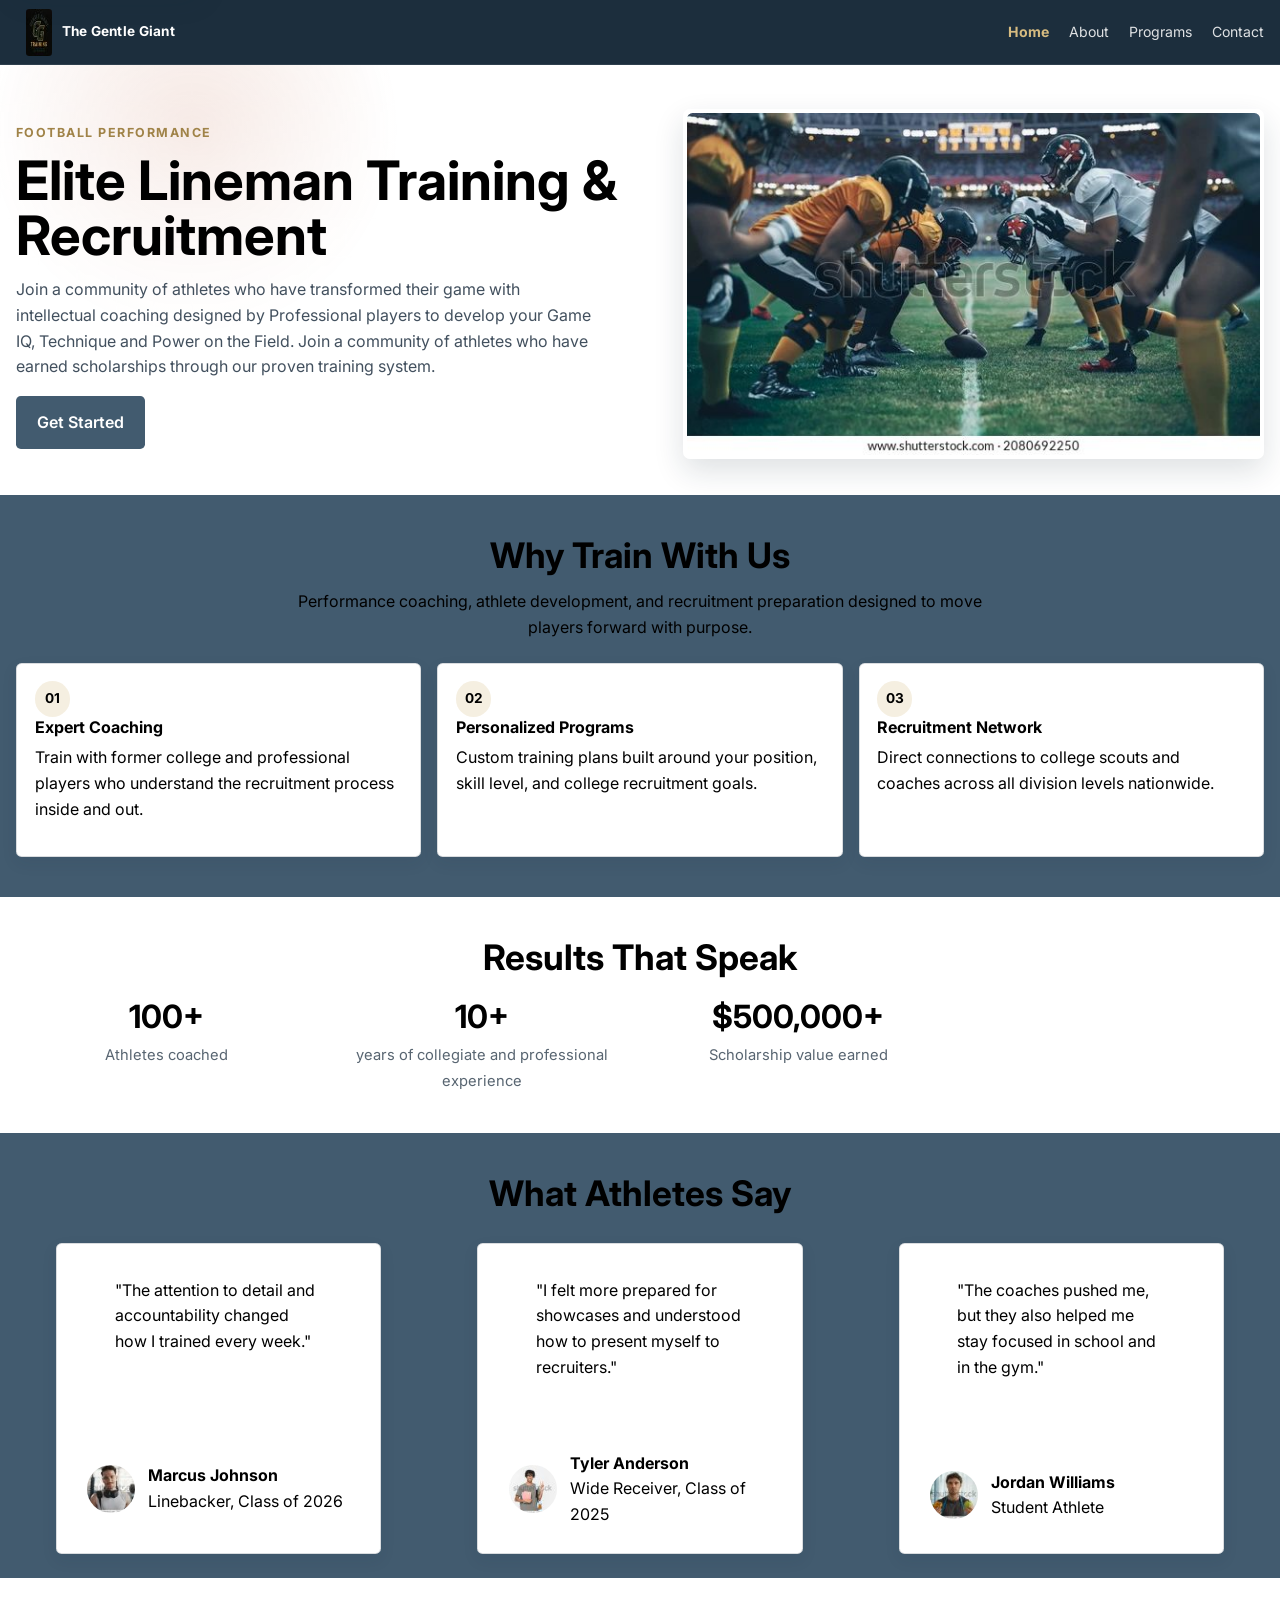
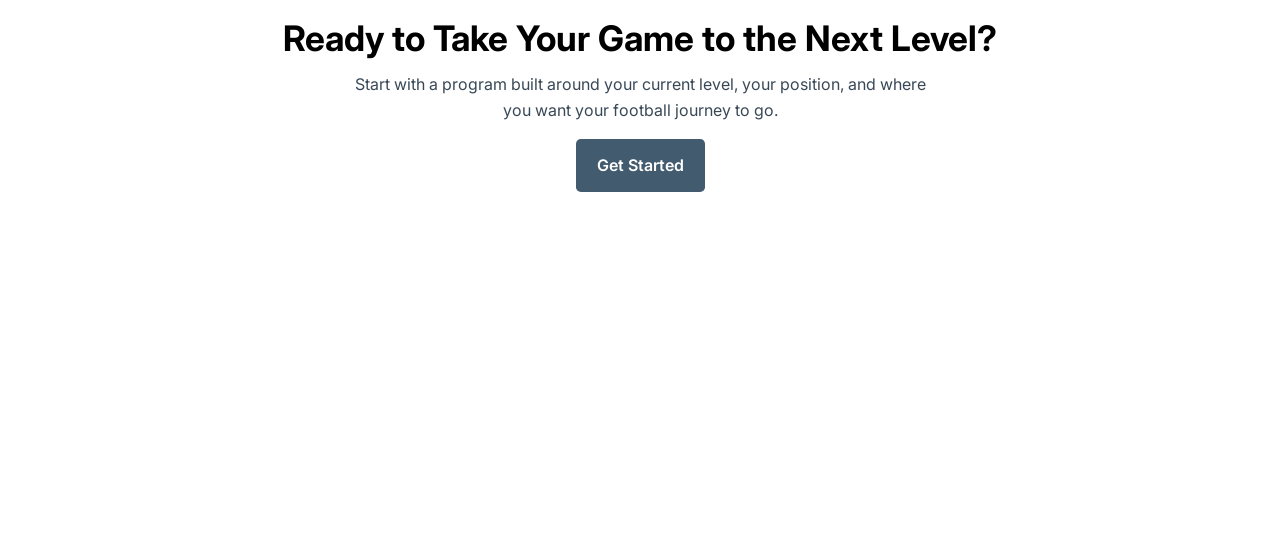
<file: index.html>
﻿<!DOCTYPE html>
<html lang="en">
<head>
  <meta charset="UTF-8">
  <meta name="viewport" content="width=device-width, initial-scale=1.0">
  <title>Gentle Giant Training | Elite Football Training &amp; Recruitment</title>
  <meta name="description" content="Gentle Giant Training helps football athletes develop speed, discipline, and recruitment-ready confidence through coaching and mentorship.">
  <link rel="preconnect" href="https://fonts.googleapis.com">
  <link rel="preconnect" href="https://fonts.gstatic.com" crossorigin>
  <link href="https://fonts.googleapis.com/css2?family=Inter:wght@400;500;600;700;800&display=swap" rel="stylesheet">
  <link rel="stylesheet" href="css/main.css">
</head>
<body>
  <!-- This skip link helps keyboard users jump right to the page content. -->
  <a class="skip-link" href="#main-content">Skip to main content</a>

  <!-- This is the top navigation that is reused on all pages. -->
  <header class="site-header">
    <div class="header-inner">
      <a class="brand" href="index.html" aria-label="Gentle Giant Training home">
        <picture>
          <source srcset="images/gentlegiantlogo-48.jpg 48w, images/gentlegiantlogo-96.jpg 96w" sizes="32px">
          <img src="images/gentlegiantlogo-48.jpg" width="48" height="47" alt="Gentle Giant Training logo">
        </picture>
        <span>The Gentle Giant</span>
      </a>
      <button class="menu-toggle" type="button" aria-expanded="false" aria-controls="site-nav" aria-label="Open site navigation">
        <span class="menu-toggle-line" aria-hidden="true"></span>
      </button>
      <nav id="site-nav" class="site-nav" aria-label="Primary navigation" data-open="false">
        <ul>
          <li><a aria-current="page" href="index.html">Home</a></li>
          <li><a href="about.html">About</a></li>
          <li><a href="programs.html">Programs</a></li>
          <li><a href="contact.html">Contact</a></li>
        </ul>
      </nav>
    </div>
  </header>

  <main id="main-content">
    <!-- This is the main hero section for the home page. -->
    <section class="hero">
      <div class="container hero-grid">
        <div class="reveal">
          <span class="eyebrow">Football Performance</span>
          <h1>Elite Lineman Training &amp; Recruitment</h1>
          <p class="lead">Join a community of athletes who have transformed their game with intellectual coaching designed by Professional players to develop your Game IQ, Technique and Power on the Field. Join a community of athletes who have earned scholarships through our proven training system.</p>
          <a class="button" href="programs.html">Get Started</a>
        </div>
        <div class="hero-media reveal">
          <picture>
            <!-- The browser can pick the smaller image on smaller screens. -->
            <source media="(max-width: 480px)" srcset="images/hero-image-360.jpg" sizes="calc(100vw - 2rem)">
            <source media="(min-width: 481px)" srcset="images/hero-image-360.jpg 360w, images/hero-image-600.jpg 600w" sizes="(max-width: 768px) calc(100vw - 2rem), 44vw">
            <img src="images/hero-image-600.jpg" width="600" height="358" alt="Football players lined up on the field during practice" fetchpriority="high">
          </picture>
        </div>
      </div>
    </section>

    <!-- This section explains the main reasons someone would choose the training program. -->
    <section class="section band-dark">
      <div class="container">
        <div class="section-centered reveal">
          <h2 class="section-title">Why Train With Us</h2>
          <p class="section-intro">Performance coaching, athlete development, and recruitment preparation designed to move players forward with purpose.</p>
        </div>
        <div class="card-grid three-up">
          <article class="card feature-card reveal">
            <span class="icon-badge" aria-hidden="true">01</span>
            <h3>Expert Coaching</h3>
            <p>Train with former college and professional players who understand the recruitment process inside and out.</p>
          </article>
          <article class="card feature-card reveal">
            <span class="icon-badge" aria-hidden="true">02</span>
            <h3>Personalized Programs</h3>
            <p>Custom training plans built around your position, skill level, and college recruitment goals.</p>
          </article>
          <article class="card feature-card reveal">
            <span class="icon-badge" aria-hidden="true">03</span>
            <h3>Recruitment Network</h3>
            <p>Direct connections to college scouts and coaches across all division levels nationwide.</p>
          </article>
        </div>
      </div>
    </section>

    <!-- These stats are meant to stand out as quick proof points. -->
    <section class="section band-accent">
      <div class="container">
        <div class="section-centered reveal">
          <h2 class="section-title">Results That Speak</h2>
        </div>
        <div class="stats">
          <div class="stat reveal">
            <strong>100+</strong>
            <span>Athletes coached</span>
          </div>
          <div class="stat reveal">
            <strong>10+</strong>
            <span>years of collegiate and professional experience</span>
          </div>
          <div class="stat reveal">
            <strong>$500,000+</strong>
            <span>Scholarship value earned</span>
          </div>
        </div>
      </div>
    </section>

    <!-- I used figure and blockquote here because these are quotes from athletes. -->
    <section class="section band-dark">
      <div class="container">
        <div class="section-centered reveal">
          <h2 class="section-title">What Athletes Say</h2>
        </div>
        <div class="card-grid three-up">
          <figure class="card testimonial-card reveal">
            <blockquote>
              <p>"The attention to detail and accountability changed how I trained every week."</p>
            </blockquote>
            <figcaption class="testimonial-meta">
              <picture>
                <source srcset="images/marcus-johnson-96.jpg 96w, images/marcus-johnson-160.jpg 160w" sizes="48px">
                <img src="images/marcus-johnson-96.jpg" width="96" height="54" alt="Portrait of athlete Marcus Johnson" loading="lazy">
              </picture>
              <span><strong>Marcus Johnson</strong><br>Linebacker, Class of 2026</span>
            </figcaption>
          </figure>
          <figure class="card testimonial-card reveal">
            <blockquote>
              <p>"I felt more prepared for showcases and understood how to present myself to recruiters."</p>
            </blockquote>
            <figcaption class="testimonial-meta">
              <picture>
                <source srcset="images/tyler-anderson-96.jpg 96w, images/tyler-anderson-160.jpg 160w" sizes="48px">
                <img src="images/tyler-anderson-96.jpg" width="96" height="67" alt="Portrait of athlete Tyler Anderson" loading="lazy">
              </picture>
              <span><strong>Tyler Anderson</strong><br>Wide Receiver, Class of 2025</span>
            </figcaption>
          </figure>
          <figure class="card testimonial-card reveal">
            <blockquote>
              <p>"The coaches pushed me, but they also helped me stay focused in school and in the gym."</p>
            </blockquote>
            <figcaption class="testimonial-meta">
              <picture>
                <source srcset="images/jordan-williams-96.jpg 96w, images/jordan-williams-160.jpg 160w" sizes="48px">
                <img src="images/jordan-williams-96.jpg" width="96" height="57" alt="Portrait of athlete Jordan Williams" loading="lazy">
              </picture>
              <span><strong>Jordan Williams</strong><br>Student Athlete</span>
            </figcaption>
          </figure>
        </div>
      </div>
    </section>

    <!-- This is the final call-to-action before the footer. -->
    <section class="section band-accent">
      <div class="container section-centered reveal">
        <h2>Ready to Take Your Game to the Next Level?</h2>
        <p class="lead" style="margin-inline:auto;">Start with a program built around your current level, your position, and where you want your football journey to go.</p>
        <a class="button" href="contact.html">Get Started</a>
      </div>
    </section>
  </main>

  <!-- This footer gives users the important links and contact details again. -->
  <footer class="footer section-tight">
    <div class="container footer-grid four-up">
      <section>
        <h2 class="visually-hidden">Company information</h2>
        <h3>Gentle Giant Training</h3>
        <p>Elite football training and recruitment support for committed athletes.</p>
      </section>
      <nav aria-label="Footer navigation">
        <h3>Quick Links</h3>
        <ul class="footer-links">
          <li><a href="about.html">About Us</a></li>
          <li><a href="programs.html">Programs</a></li>
          <li><a href="contact.html">Contact</a></li>
        </ul>
      </nav>
      <section>
        <h3>Contact</h3>
        <p><a href="tel:2105573896">(210)557-3896</a><br><a href="mailto:Chancelytle@gentlegianttraining.com">Chancelytle@gentlegianttraining.com</a><br>Austin, Texas</p>
      </section>
      <section>
        <h3>Follow Us</h3>
        <ul class="social-list" aria-label="Social media links">
          <li><a href="#" aria-label="Instagram">IG</a></li>
          <li><a href="#" aria-label="Facebook">FB</a></li>
          <li><a href="#" aria-label="YouTube">YT</a></li>
        </ul>
      </section>
    </div>
    <div class="container copyright">
      <small>&copy; 2025 Gentle Giant Training. All rights reserved.</small>
    </div>
  </footer>

  <!-- This schema helps search engines understand the business information. -->
  <script type="application/ld+json">
    {
      "@context": "https://schema.org",
      "@type": "SportsActivityLocation",
      "name": "Gentle Giant Training",
      "description": "Elite football training and recruitment support for student athletes.",
      "telephone": "+1-210-557-3896",
      "email": "Chancelytle@gentlegianttraining.com",
      "address": {
        "@type": "PostalAddress",
        "streetAddress": "1500 Championship Drive",
        "addressLocality": "Austin",
        "addressRegion": "Texas"
      }
    }
  </script>
  <script src="javascript/main.js"></script>
</body>
</html>
</file>
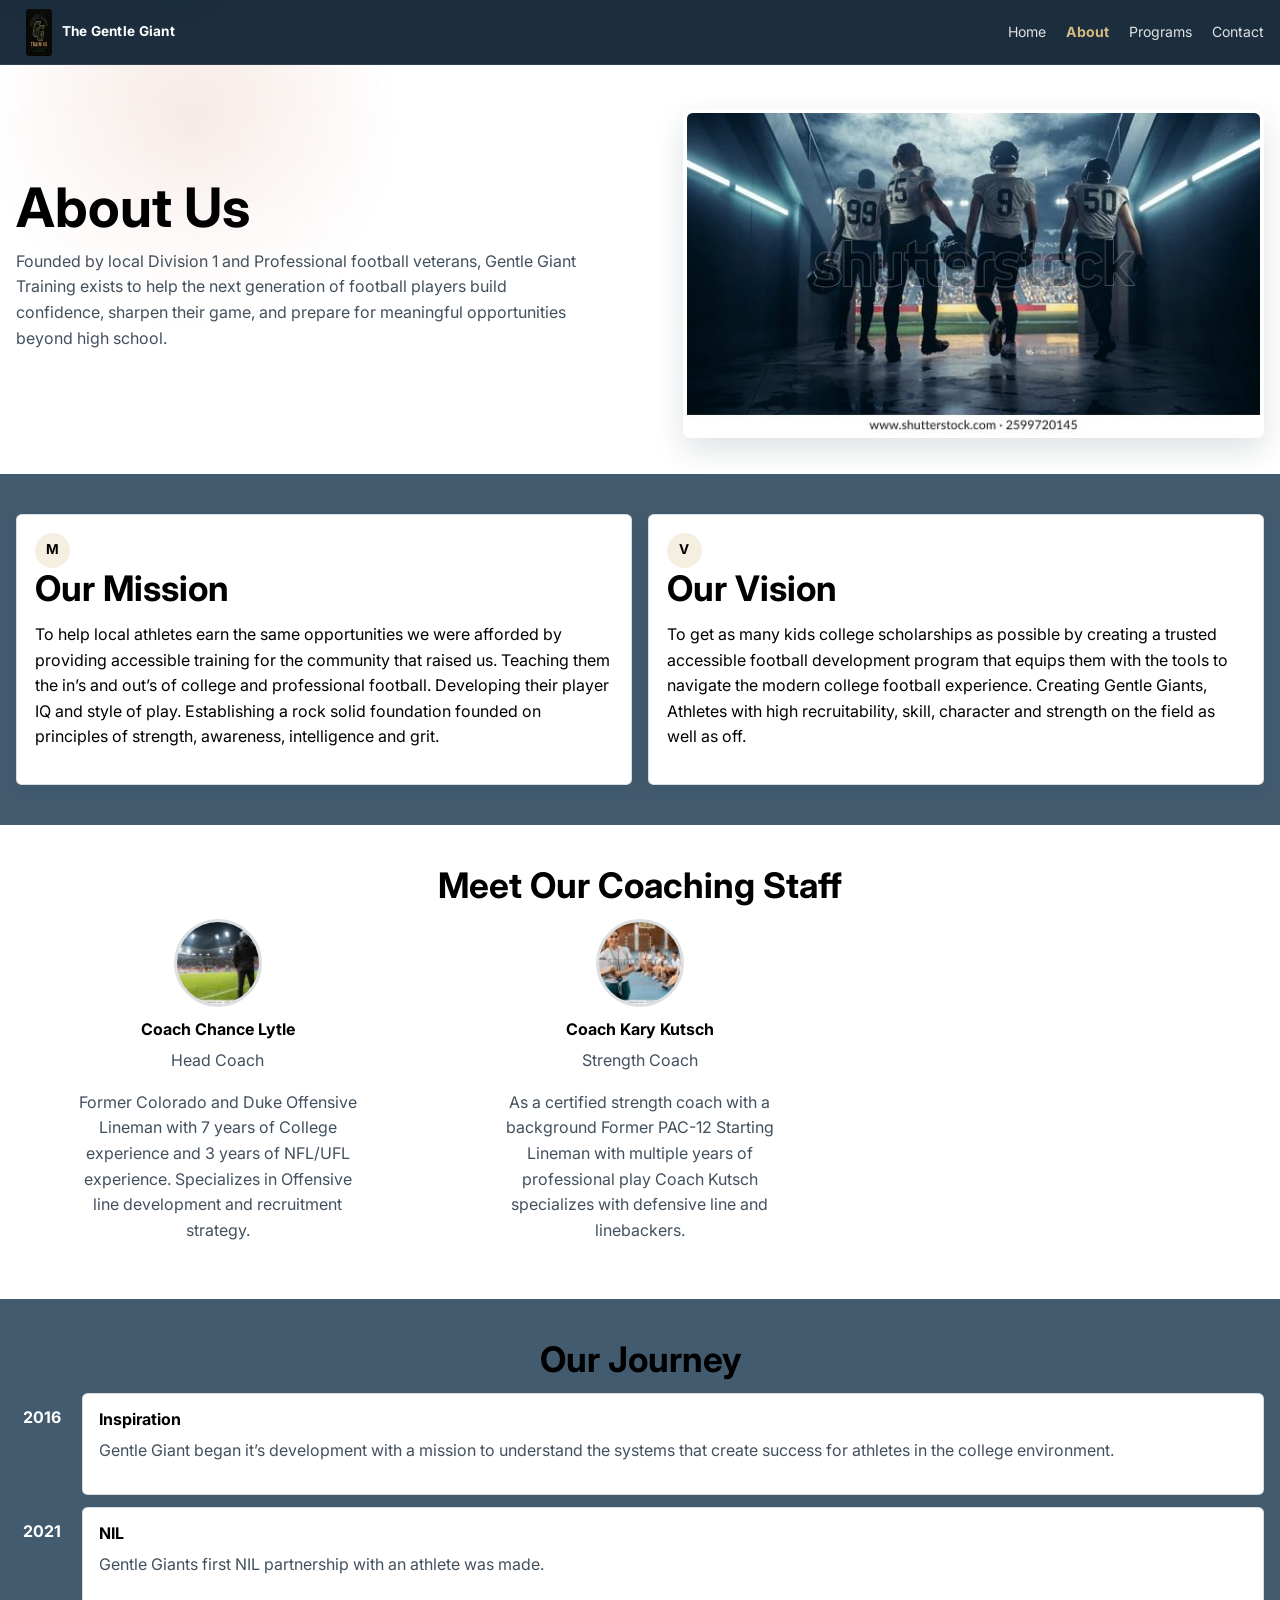
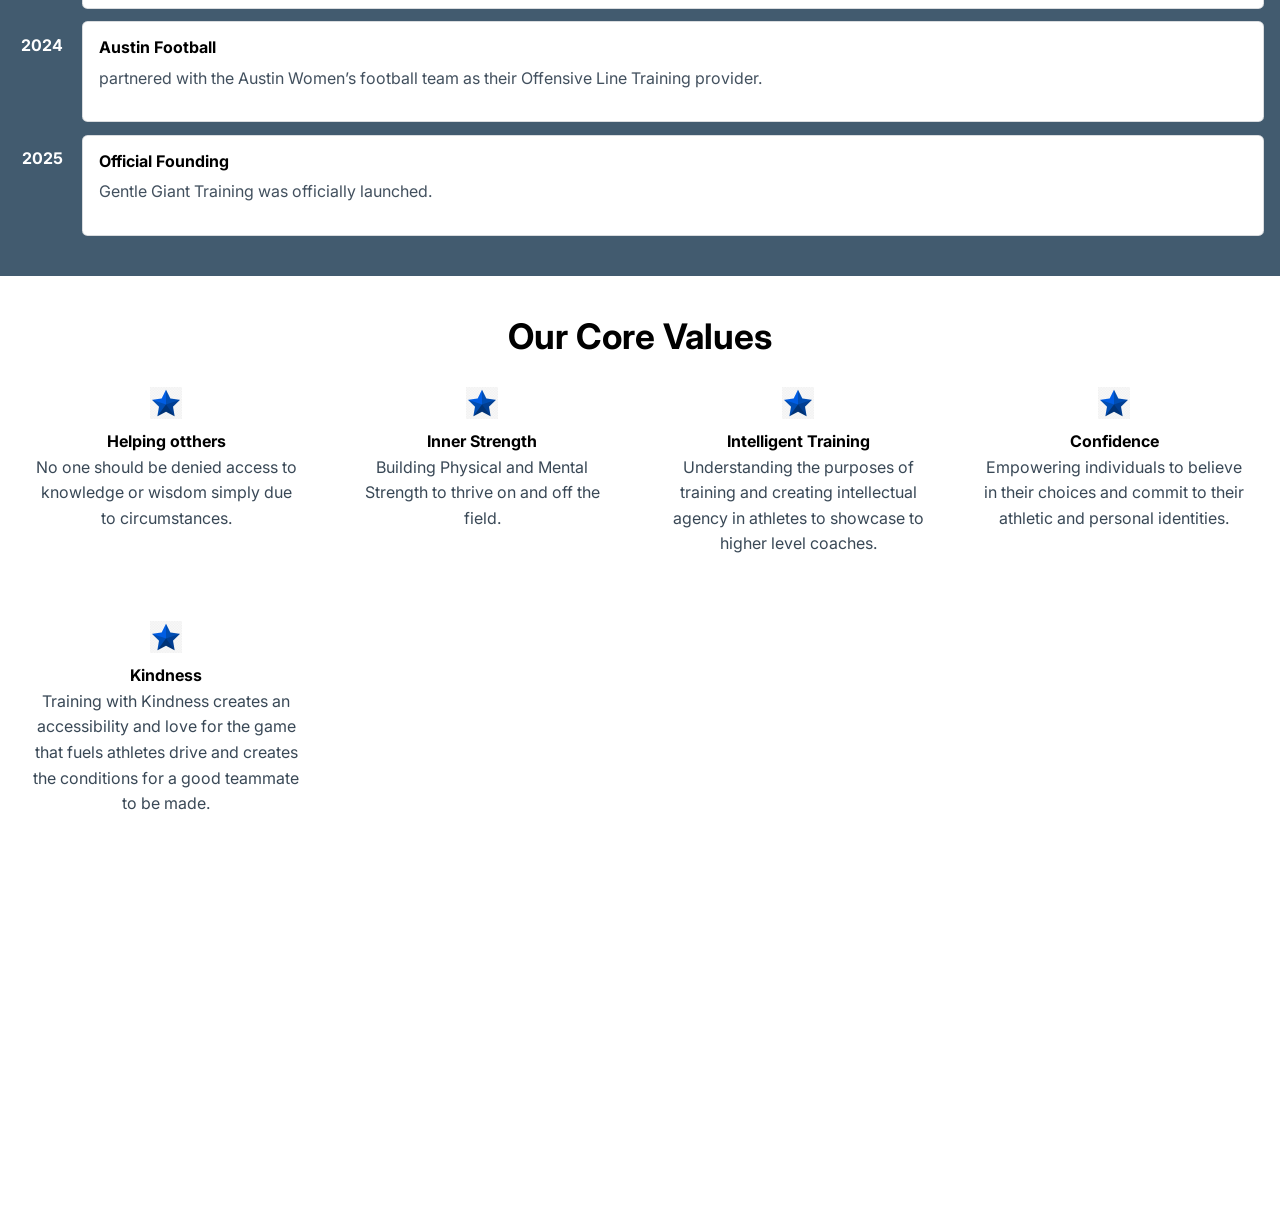
<file: about.html>
﻿<!DOCTYPE html>
<html lang="en">
<head>
  <meta charset="UTF-8">
  <meta name="viewport" content="width=device-width, initial-scale=1.0">
  <title>About Us | Gentle Giant Training</title>
  <meta name="description" content="Learn about Gentle Giant Training, our coaching mission, staff, athlete development philosophy, and core values.">
  <link rel="preconnect" href="https://fonts.googleapis.com">
  <link rel="preconnect" href="https://fonts.gstatic.com" crossorigin>
  <link href="https://fonts.googleapis.com/css2?family=Inter:wght@400;500;600;700;800&display=swap" rel="stylesheet">
  <link rel="stylesheet" href="css/main.css">
</head>
<body>
  <!-- This skip link is here so keyboard users do not have to tab through the whole menu. -->
  <a class="skip-link" href="#main-content">Skip to main content</a>

  <!-- This header is the same main navigation used across the website. -->
  <header class="site-header">
    <div class="header-inner">
      <a class="brand" href="index.html" aria-label="Gentle Giant Training home">
        <picture>
          <source srcset="images/gentlegiantlogo-48.jpg 48w, images/gentlegiantlogo-96.jpg 96w" sizes="32px">
          <img src="images/gentlegiantlogo-48.jpg" width="48" height="47" alt="Gentle Giant Training logo">
        </picture>
        <span>The Gentle Giant</span>
      </a>
      <button class="menu-toggle" type="button" aria-expanded="false" aria-controls="site-nav" aria-label="Open site navigation">
        <span class="menu-toggle-line" aria-hidden="true"></span>
      </button>
      <nav id="site-nav" class="site-nav" aria-label="Primary navigation" data-open="false">
        <ul>
          <li><a href="index.html">Home</a></li>
          <li><a aria-current="page" href="about.html">About</a></li>
          <li><a href="programs.html">Programs</a></li>
          <li><a href="contact.html">Contact</a></li>
        </ul>
      </nav>
    </div>
  </header>

  <main id="main-content">
    <!-- This hero uses the same text-and-image layout as the other main pages. -->
    <section class="hero">
      <div class="container hero-grid">
        <div class="reveal">
          <h1>About Us</h1>
          <p class="lead">Founded by local Division 1 and Professional football veterans, Gentle Giant Training exists to help the next generation of football players build confidence, sharpen their game, and prepare for meaningful opportunities beyond high school.</p>
        </div>
        <div class="hero-media reveal">
          <picture>
            <!-- These image sizes help the browser load a better file for the screen size. -->
            <source media="(max-width: 480px)" srcset="images/about-us-hero-360.jpg" sizes="calc(100vw - 2rem)">
            <source media="(min-width: 481px)" srcset="images/about-us-hero-360.jpg 360w, images/about-us-hero-600.jpg 600w" sizes="(max-width: 768px) calc(100vw - 2rem), 44vw">
            <img src="images/about-us-hero-600.jpg" width="600" height="336" alt="Football athletes walking toward the field from a tunnel before competition" fetchpriority="high">
          </picture>
        </div>
      </div>
    </section>

    <!-- These cards explain the purpose of the business. -->
    <section class="section band-dark">
      <div class="container card-grid two-up">
        <article class="card reveal">
          <span class="icon-badge" aria-hidden="true">M</span>
          <h2>Our Mission</h2>
          <p>To help local athletes earn the same opportunities we were afforded by providing accessible training for the community that raised us. Teaching them the in’s and out’s of college and professional football. Developing their player IQ and style of play. Establishing a rock solid foundation founded on principles of strength, awareness, intelligence and grit.</p>
        </article>
        <article class="card reveal">
          <span class="icon-badge" aria-hidden="true">V</span>
          <h2>Our Vision</h2>
          <p>To get as many kids college scholarships as possible by creating a trusted accessible football development program that equips them with the tools to navigate the modern college football experience. Creating Gentle Giants, Athletes with high recruitability, skill, character and strength on the field as well as off.</p>
        </article>
      </div>
    </section>

    <!-- This is the coach section with responsive images for each coach. -->
    <section class="section band-accent">
      <div class="container">
        <div class="section-centered reveal">
          <h2>Meet Our Coaching Staff</h2>
        </div>
        <div class="coach-grid">
          <article class="coach-card reveal">
            <picture>
              <source srcset="images/coach-1-96.jpg 96w, images/coach-1-160.jpg 160w" sizes="88px">
              <img src="images/coach-1-160.jpg" width="160" height="112" alt="Head coach Michael Davis smiling in team gear" loading="lazy">
            </picture>
            <h3>Coach Chance Lytle</h3>
            <p>Head Coach</p>
            <p>Former Colorado and Duke Offensive Lineman with 7 years of College experience and 3 years of NFL/UFL experience. Specializes in Offensive line development and recruitment strategy.</p>
          </article>
          <article class="coach-card reveal">
            <picture>
              <source srcset="images/coach-2-96.jpg 96w, images/coach-2-160.jpg 160w" sizes="88px">
              <img src="images/coach-2-160.jpg" width="160" height="112" alt="Coach Sarah Martinez standing on the training field" loading="lazy">
            </picture>
            <h3>Coach Kary Kutsch</h3>
            <p>Strength Coach</p>
            <p>As a certified strength coach with a background Former PAC-12 Starting Lineman with multiple years of professional play Coach Kutsch specializes with defensive line and linebackers.</p>
          </article>
        </div>
      </div>
    </section>

    <!-- This timeline shows the history in order from oldest to newest. -->
    <section class="section band-dark">
      <div class="container">
        <div class="section-centered reveal">
          <h2 class="section-title">Our Journey</h2>
        </div>
        <div class="timeline">
          <article class="timeline-item reveal">
            <div class="timeline-year">2016</div>
            <div class="timeline-body">
              <h3>Inspiration</h3>
              <p>Gentle Giant began it’s development with a mission to understand the systems that create success for athletes in the college environment.</p>
            </div>
          </article>
          <article class="timeline-item reveal">
            <div class="timeline-year">2021</div>
            <div class="timeline-body">
              <h3>NIL</h3>
              <p>Gentle Giants first NIL partnership with an athlete was made.</p>
            </div>
          </article>
          <article class="timeline-item reveal">
            <div class="timeline-year">2024</div>
            <div class="timeline-body">
              <h3>Austin Football</h3>
              <p>partnered with the Austin Women’s football team as their Offensive Line Training provider.</p>
            </div>
          </article>
          <article class="timeline-item reveal">
            <div class="timeline-year">2025</div>
            <div class="timeline-body">
              <h3>Official Founding</h3>
              <p>Gentle Giant Training was officially launched.</p>
            </div>
          </article>
        </div>
      </div>
    </section>

    <!-- The blue stars are decorative icons for each core value. -->
    <section class="section band-accent">
      <div class="container">
        <div class="section-centered reveal">
          <h2>Our Core Values</h2>
        </div>
        <div class="values-grid">
          <div class="value-item reveal">
            <picture>
              <source srcset="images/blue-star-32.png 32w, images/blue-star-64.png 64w" sizes="32px">
              <img class="value-icon" src="images/blue-star-32.png" width="32" height="32" alt="" aria-hidden="true" loading="lazy">
            </picture>
            <strong>Helping otthers</strong>
            <p>No one should be denied access to knowledge or wisdom simply due to circumstances.</p>
          </div>
          <div class="value-item reveal">
            <picture>
              <source srcset="images/blue-star-32.png 32w, images/blue-star-64.png 64w" sizes="32px">
              <img class="value-icon" src="images/blue-star-32.png" width="32" height="32" alt="" aria-hidden="true" loading="lazy">
            </picture>
            <strong>Inner Strength</strong>
            <p>Building Physical and Mental Strength to thrive on and off the field.</p>
          </div>
          <div class="value-item reveal">
            <picture>
              <source srcset="images/blue-star-32.png 32w, images/blue-star-64.png 64w" sizes="32px">
              <img class="value-icon" src="images/blue-star-32.png" width="32" height="32" alt="" aria-hidden="true" loading="lazy">
            </picture>
            <strong>Intelligent Training</strong>
            <p>Understanding the purposes of training and creating intellectual agency in athletes to showcase to higher level coaches. </p>
          </div>
          <div class="value-item reveal">
            <picture>
              <source srcset="images/blue-star-32.png 32w, images/blue-star-64.png 64w" sizes="32px">
              <img class="value-icon" src="images/blue-star-32.png" width="32" height="32" alt="" aria-hidden="true" loading="lazy">
            </picture>
            <strong>Confidence</strong>
            <p>Empowering individuals to believe in their choices and commit to their athletic and personal identities.</p>
          </div>
          <div class="value-item reveal">
            <picture>
              <source srcset="images/blue-star-32.png 32w, images/blue-star-64.png 64w" sizes="32px">
              <img class="value-icon" src="images/blue-star-32.png" width="32" height="32" alt="" aria-hidden="true" loading="lazy">
            </picture>
            <strong>Kindness</strong>
            <p>Training with Kindness creates an accessibility and love for the game that fuels athletes drive and creates the conditions for a good teammate to be made.</p>
          </div>
        </div>
      </div>
    </section>
  </main>

  <!-- This footer repeats useful links so visitors do not need to scroll back up. -->
  <footer class="footer section-tight">
    <div class="container footer-grid four-up">
      <section>
        <h2 class="visually-hidden">Company information</h2>
        <h3>Gentle Giant Training</h3>
        <p>Elite football training and recruitment support for committed athletes.</p>
      </section>
      <nav aria-label="Footer navigation">
        <h3>Quick Links</h3>
        <ul class="footer-links">
          <li><a href="about.html">About Us</a></li>
          <li><a href="programs.html">Programs</a></li>
          <li><a href="contact.html">Contact</a></li>
        </ul>
      </nav>
      <section>
        <h3>Contact</h3>
        <p><a href="tel:2105573896">(210)557-3896</a><br><a href="mailto:Chancelytle@gentlegianttraining.com">Chancelytle@gentlegianttraining.com</a><br>Austin, Texas</p>
      </section>
      <section>
        <h3>Follow Us</h3>
        <ul class="social-list" aria-label="Social media links">
          <li><a href="#" aria-label="Instagram">IG</a></li>
          <li><a href="#" aria-label="Facebook">FB</a></li>
          <li><a href="#" aria-label="YouTube">YT</a></li>
        </ul>
      </section>
    </div>
    <div class="container copyright">
      <small>&copy; 2025 Gentle Giant Training. All rights reserved.</small>
    </div>
  </footer>

  <script src="javascript/main.js"></script>
</body>
</html>
</file>
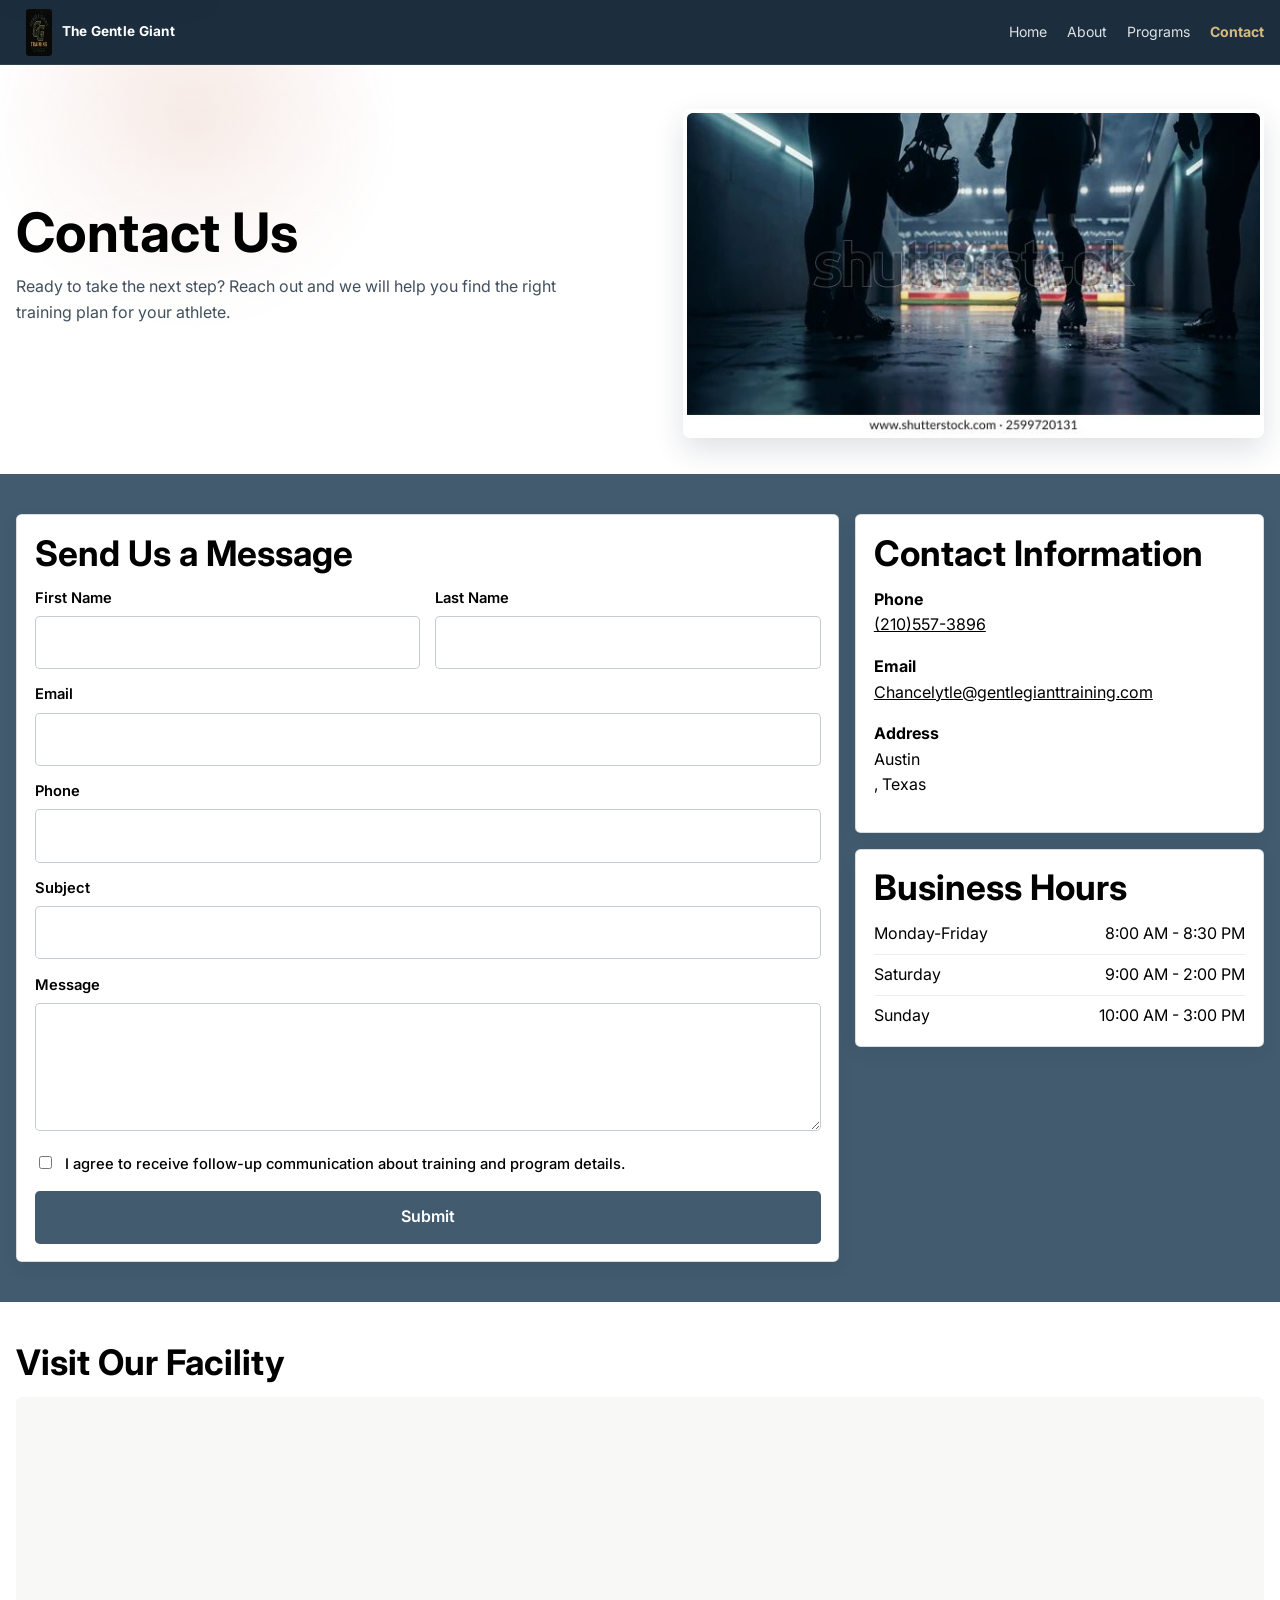
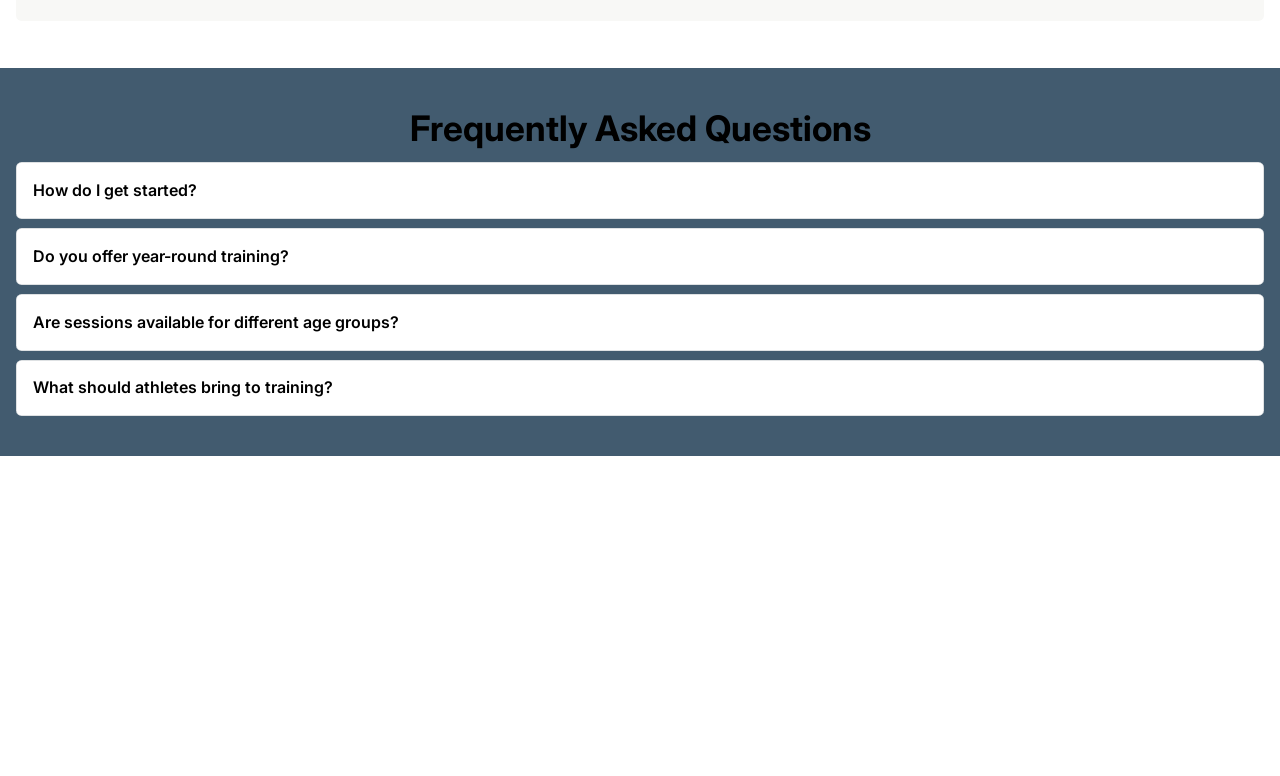
<file: contact.html>
﻿<!DOCTYPE html>
<html lang="en">
<head>
  <meta charset="UTF-8">
  <meta name="viewport" content="width=device-width, initial-scale=1.0">
  <title>Contact Us | Gentle Giant Training</title>
  <meta name="description" content="Contact Gentle Giant Training to learn more about football training, recruitment support, and athlete development programs.">
  <link rel="preconnect" href="https://fonts.googleapis.com">
  <link rel="preconnect" href="https://fonts.gstatic.com" crossorigin>
  <link href="https://fonts.googleapis.com/css2?family=Inter:wght@400;500;600;700;800&display=swap" rel="stylesheet">
  <link rel="stylesheet" href="css/main.css">
</head>
<body>
  <!-- This skip link is for accessibility and helps keyboard users skip the menu. -->
  <a class="skip-link" href="#main-content">Skip to main content</a>

  <!-- This is the main header and navigation. -->
  <header class="site-header">
    <div class="header-inner">
      <a class="brand" href="index.html" aria-label="Gentle Giant Training home">
        <picture>
          <source srcset="images/gentlegiantlogo-48.jpg 48w, images/gentlegiantlogo-96.jpg 96w" sizes="32px">
          <img src="images/gentlegiantlogo-48.jpg" width="48" height="47" alt="Gentle Giant Training logo">
        </picture>
        <span>The Gentle Giant</span>
      </a>
      <button class="menu-toggle" type="button" aria-expanded="false" aria-controls="site-nav" aria-label="Open site navigation">
        <span class="menu-toggle-line" aria-hidden="true"></span>
      </button>
      <nav id="site-nav" class="site-nav" aria-label="Primary navigation" data-open="false">
        <ul>
          <li><a href="index.html">Home</a></li>
          <li><a href="about.html">About</a></li>
          <li><a href="programs.html">Programs</a></li>
          <li><a aria-current="page" href="contact.html">Contact</a></li>
        </ul>
      </nav>
    </div>
  </header>

  <main id="main-content">
    <!-- This hero matches the other inner pages with text and an image side by side. -->
    <section class="hero">
      <div class="container hero-grid">
        <div class="reveal">
          <h1>Contact Us</h1>
          <p class="lead">Ready to take the next step? Reach out and we will help you find the right training plan for your athlete.</p>
        </div>
        <div class="hero-media reveal">
          <picture>
            <!-- The image changes size depending on the screen width. -->
            <source media="(max-width: 480px)" srcset="images/contact-us-hero-360.jpg" sizes="calc(100vw - 2rem)">
            <source media="(min-width: 481px)" srcset="images/contact-us-hero-360.jpg 360w, images/contact-us-hero-600.jpg 600w" sizes="(max-width: 768px) calc(100vw - 2rem), 44vw">
            <img src="images/contact-us-hero-600.jpg" width="600" height="336" alt="Athletes walking out toward the field, representing the next step in training" fetchpriority="high">
          </picture>
        </div>
      </div>
    </section>

    <!-- This section contains the contact form and the contact details beside it. -->
    <section class="section band-dark">
      <div class="container contact-layout">
        <div>
          <form class="card reveal" action="#" method="post">
            <!-- Labels are included so the form is easier to understand and more accessible. -->
            <h2>Send Us a Message</h2>
            <div class="form-grid">
              <div class="field-row">
                <div>
                  <label for="first-name">First Name</label>
                  <input id="first-name" name="first-name" type="text" autocomplete="given-name" required>
                </div>
                <div>
                  <label for="last-name">Last Name</label>
                  <input id="last-name" name="last-name" type="text" autocomplete="family-name" required>
                </div>
              </div>
              <div>
                <label for="email">Email</label>
                <input id="email" name="email" type="email" autocomplete="email" required>
              </div>
              <div>
                <label for="phone">Phone</label>
                <input id="phone" name="phone" type="tel" autocomplete="tel">
              </div>
              <div>
                <label for="subject">Subject</label>
                <input id="subject" name="subject" type="text" required>
              </div>
              <div>
                <label for="message">Message</label>
                <textarea id="message" name="message" required></textarea>
              </div>
              <div class="checkbox-row">
                <input id="consent" name="consent" type="checkbox">
                <label for="consent" style="margin-bottom:0; font-weight:500;">I agree to receive follow-up communication about training and program details.</label>
              </div>
              <button class="button" type="submit">Submit</button>
            </div>
          </form>
        </div>

        <aside>
          <article class="card contact-card reveal" style="margin-bottom: 1rem;">
            <h2>Contact Information</h2>
            <p><strong>Phone</strong><br><a href="tel:2105573896">(210)557-3896</a></p>
            <p><strong>Email</strong><br><a href="mailto:Chancelytle@gentlegianttraining.com">Chancelytle@gentlegianttraining.com</a></p>
            <p><strong>Address</strong><br>Austin<br>, Texas</p>
          </article>
          <article class="card contact-card reveal">
            <h2>Business Hours</h2>
            <div class="hours-list" aria-label="Business hours">
              <div class="hours-item"><span>Monday-Friday</span><span>8:00 AM - 8:30 PM</span></div>
              <div class="hours-item"><span>Saturday</span><span>9:00 AM - 2:00 PM</span></div>
              <div class="hours-item"><span>Sunday</span><span>10:00 AM - 3:00 PM</span></div>
            </div>
          </article>
        </aside>
      </div>
    </section>

    <!-- This map helps visitors find the facility location. -->
    <section class="section band-accent">
      <div class="container reveal">
        <h2>Visit Our Facility</h2>
        <iframe class="map-frame" title="Map showing Gentle Giant Training in Austin, Texas" src="https://maps.google.com/maps?q=1500%20Championship%20Drive%20Columbus%20OH&t=&z=13&ie=UTF8&iwloc=&output=embed" loading="lazy" referrerpolicy="no-referrer-when-downgrade"></iframe>
      </div>
    </section>

    <!-- I used details/summary so the FAQ works without extra JavaScript. -->
    <section class="section band-dark">
      <div class="container">
        <div class="section-centered reveal">
          <h2 class="section-title">Frequently Asked Questions</h2>
        </div>
        <div class="faq-list">
          <details class="faq-item reveal">
            <summary>How do I get started?</summary>
            <p>Contact us through the form above and we will recommend a starting program based on age, position, and current experience.</p>
          </details>
          <details class="faq-item reveal">
            <summary>Do you offer year-round training?</summary>
            <p>Yes. Athletes can train in season, off season, or during specific recruiting and combine prep windows.</p>
          </details>
          <details class="faq-item reveal">
            <summary>Are sessions available for different age groups?</summary>
            <p>Programs are designed for youth, high school, and advanced athletes who need position-specific support.</p>
          </details>
          <details class="faq-item reveal">
            <summary>What should athletes bring to training?</summary>
            <p>Bring cleats, athletic wear, water, and any position-specific gear that you use during practice or games.</p>
          </details>
        </div>
      </div>
    </section>
  </main>

  <!-- This footer gives quick links and contact info again. -->
  <footer class="footer section-tight">
    <div class="container footer-grid four-up">
      <section>
        <h2 class="visually-hidden">Company information</h2>
        <h3>Gentle Giant Training</h3>
        <p>Elite football training and recruitment support for committed athletes.</p>
      </section>
      <nav aria-label="Footer navigation">
        <h3>Quick Links</h3>
        <ul class="footer-links">
          <li><a href="about.html">About Us</a></li>
          <li><a href="programs.html">Programs</a></li>
          <li><a href="contact.html">Contact</a></li>
        </ul>
      </nav>
      <section>
        <h3>Contact</h3>
        <p><a href="tel:2105573896">(210)557-3896</a><br><a href="mailto:Chancelytle@gentlegianttraining.com">Chancelytle@gentlegianttraining.com</a><br>Austin, Texas</p>
      </section>
      <section>
        <h3>Follow Us</h3>
        <ul class="social-list" aria-label="Social media links">
          <li><a href="#" aria-label="Instagram">IG</a></li>
          <li><a href="#" aria-label="Facebook">FB</a></li>
          <li><a href="#" aria-label="YouTube">YT</a></li>
        </ul>
      </section>
    </div>
    <div class="container copyright">
      <small>&copy; 2025 Gentle Giant Training. All rights reserved.</small>
    </div>
  </footer>

  <!-- This schema is here to describe the contact page to search engines. -->
  <script type="application/ld+json">
    {
      "@context": "https://schema.org",
      "@type": "ContactPage",
      "name": "Contact Gentle Giant Training",
      "mainEntity": {
        "@type": "SportsActivityLocation",
        "name": "Gentle Giant Training",
        "telephone": "+1-210-557-3896",
        "email": "Chancelytle@gentlegianttraining.com"
      }
    }
  </script>
  <script src="javascript/main.js"></script>
</body>
</html>
</file>
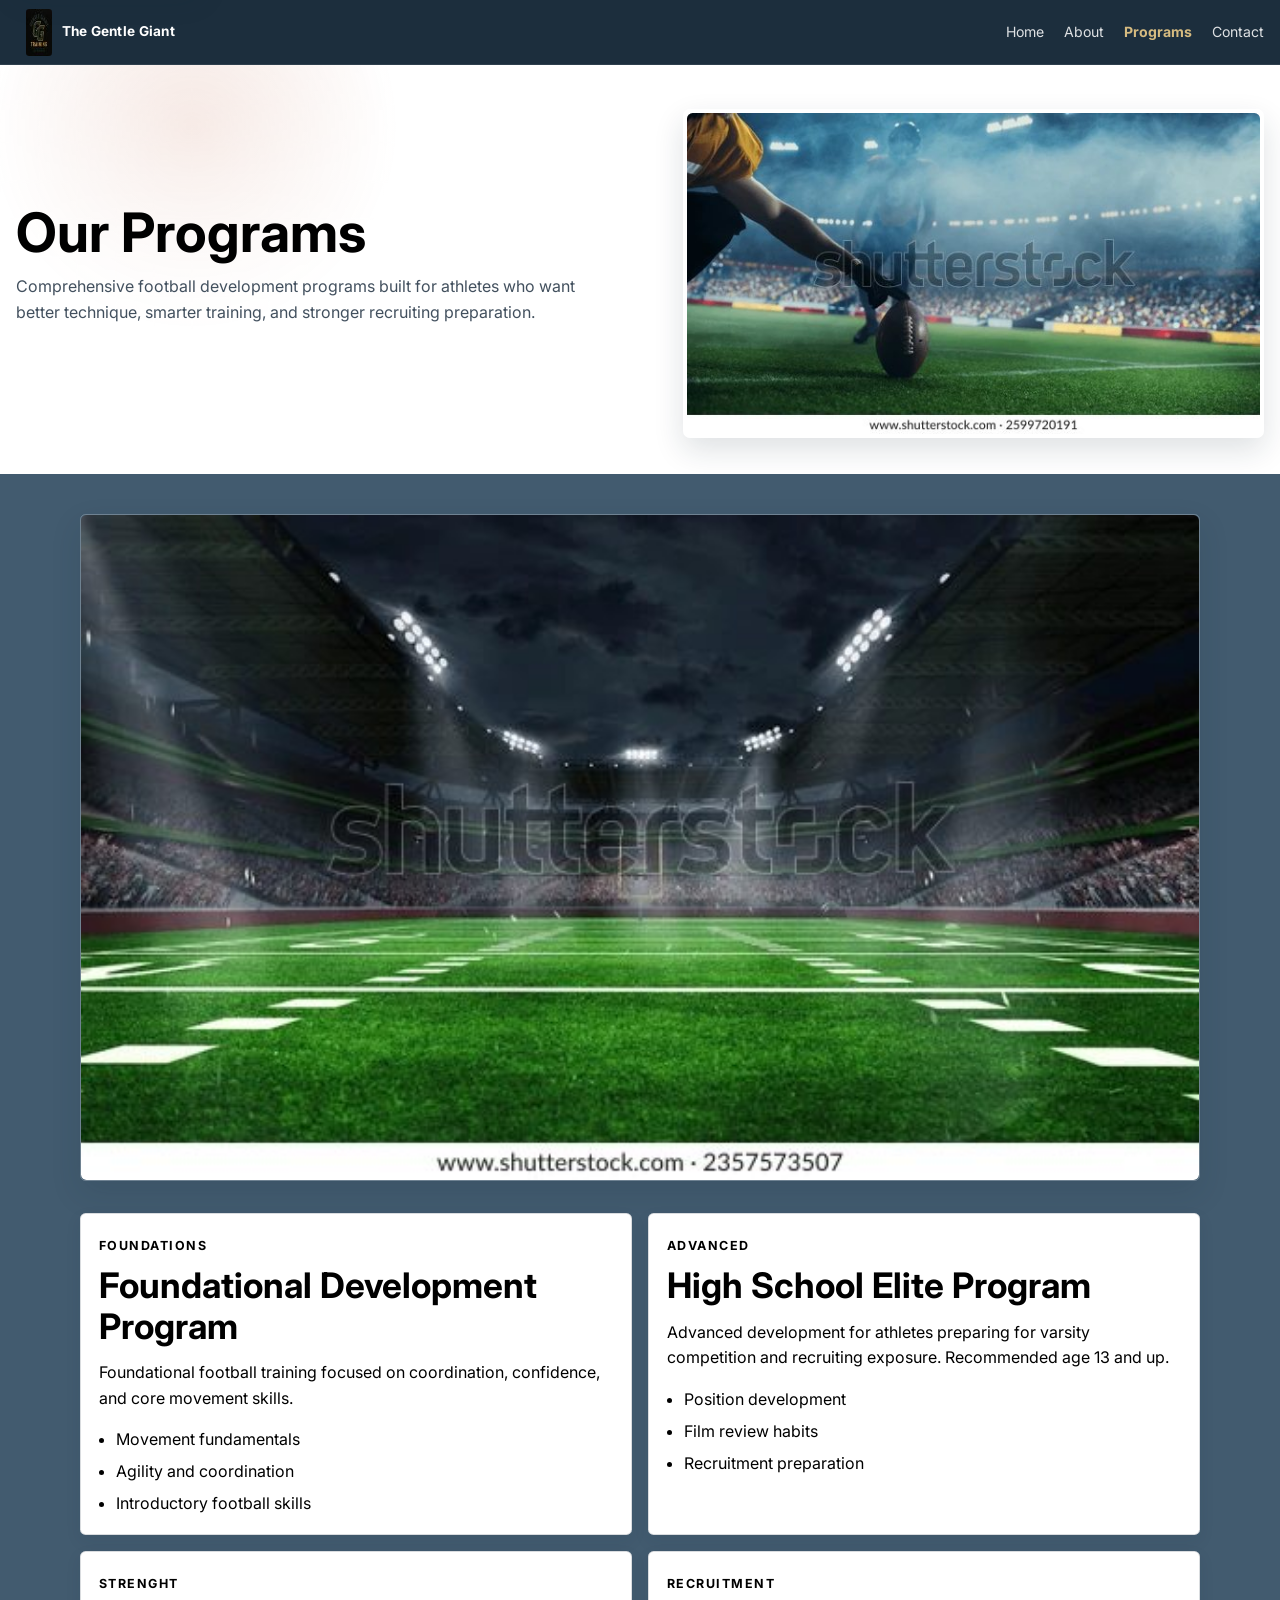
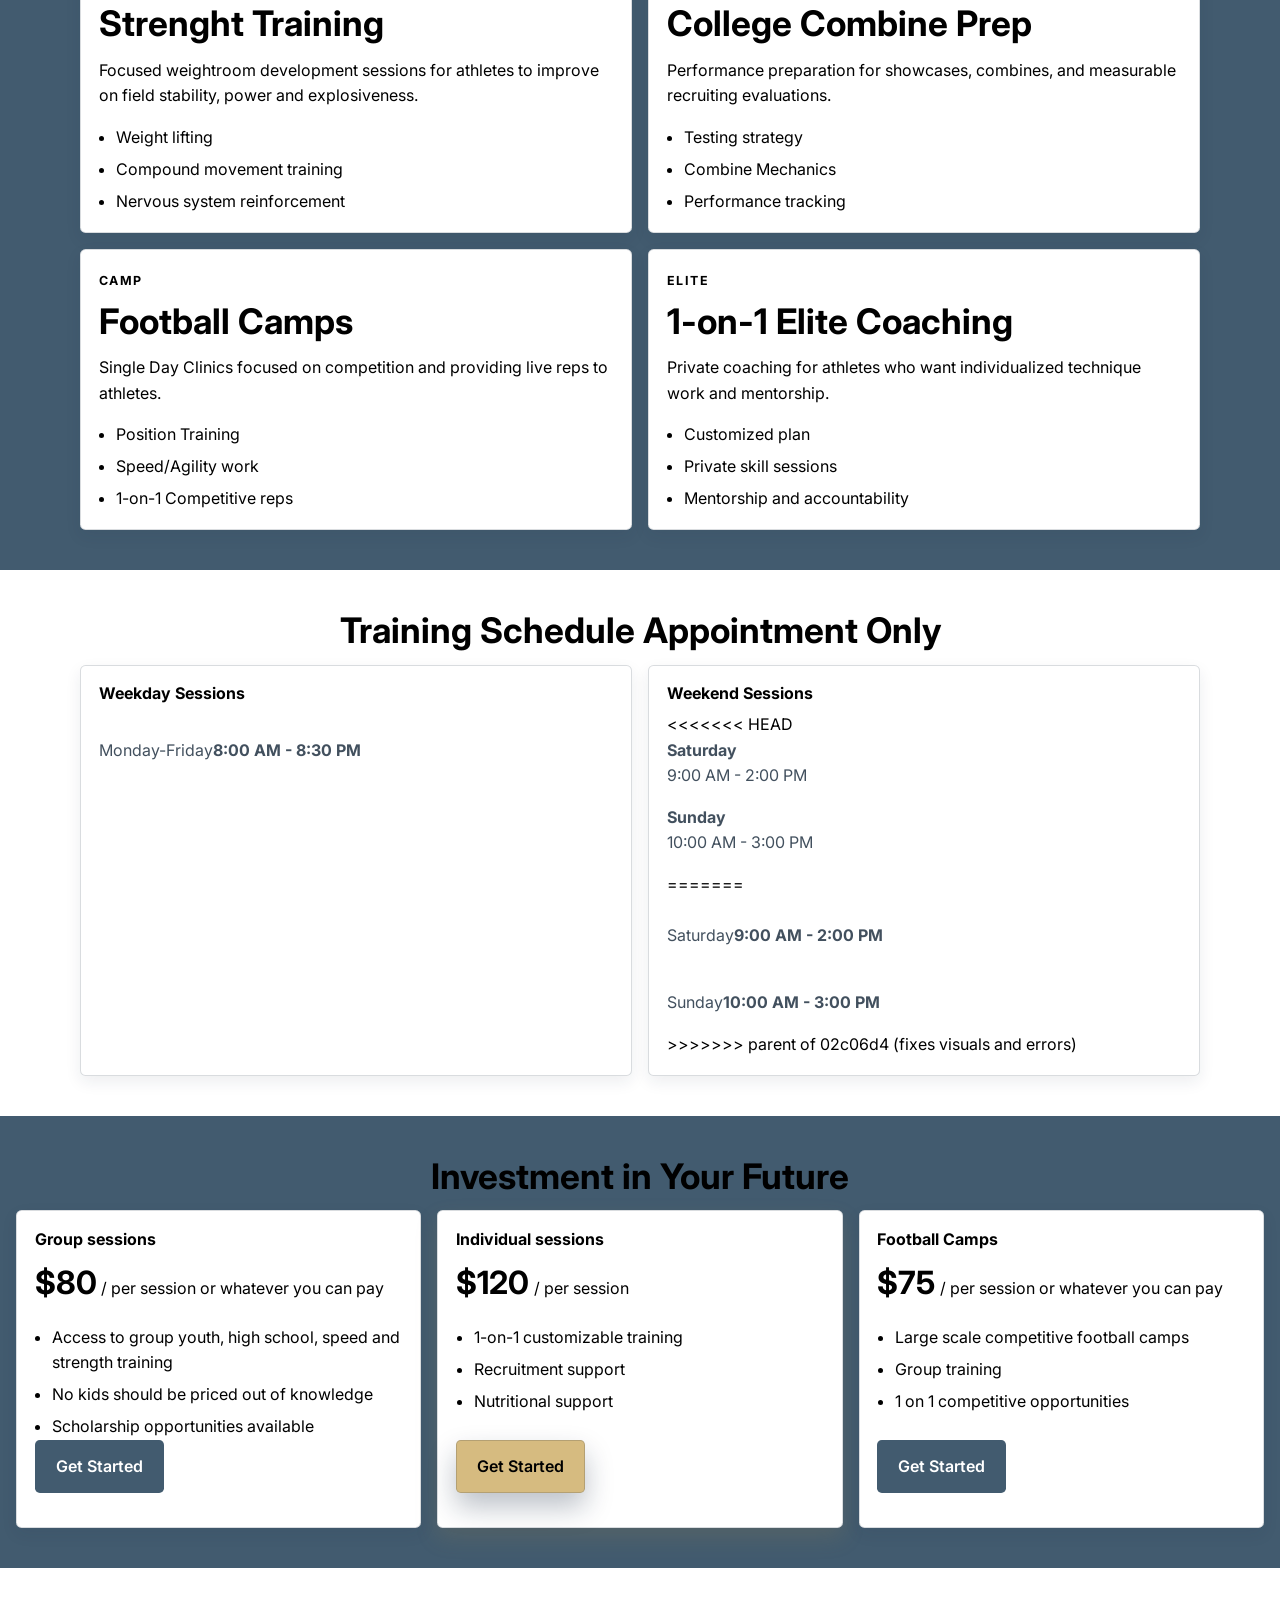
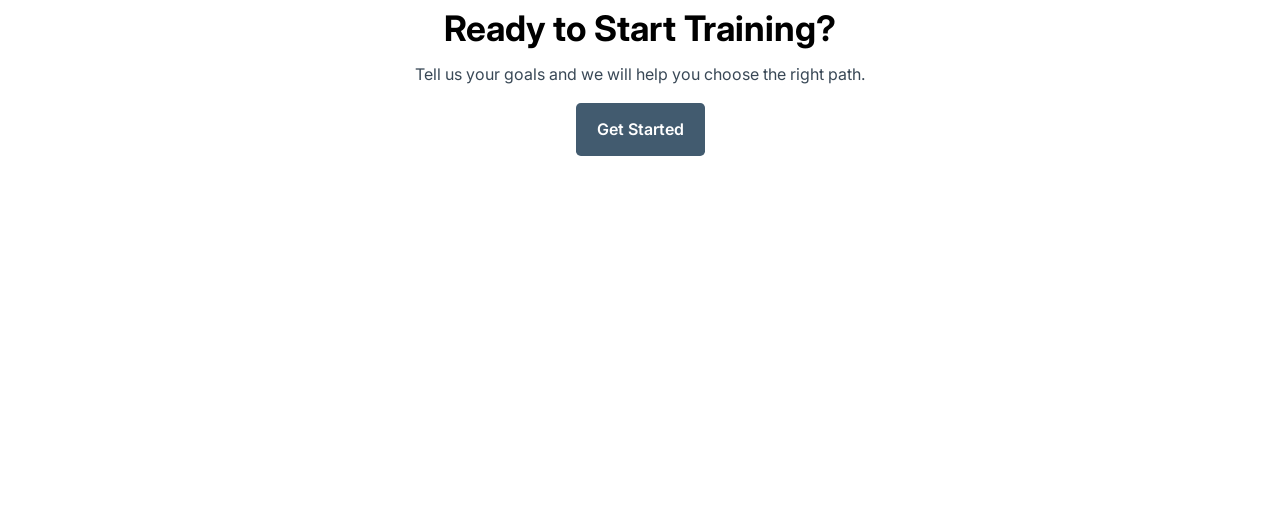
<file: programs.html>
﻿<!DOCTYPE html>
<html lang="en">
<head>
  <meta charset="UTF-8">
  <meta name="viewport" content="width=device-width, initial-scale=1.0">
  <title>Programs | Gentle Giant Training</title>
  <meta name="description" content="Explore football development programs, training schedules, and pricing from Gentle Giant Training.">
  <link rel="preconnect" href="https://fonts.googleapis.com">
  <link rel="preconnect" href="https://fonts.gstatic.com" crossorigin>
  <link href="https://fonts.googleapis.com/css2?family=Inter:wght@400;500;600;700;800&display=swap" rel="stylesheet">
  <link rel="stylesheet" href="css/main.css">
</head>
<body>
  <!-- This skip link makes the page easier to use with a keyboard. -->
  <a class="skip-link" href="#main-content">Skip to main content</a>

  <!-- This is the shared site header and menu. -->
  <header class="site-header">
    <div class="header-inner">
      <a class="brand" href="index.html" aria-label="Gentle Giant Training home">
        <picture>
          <source srcset="images/gentlegiantlogo-48.jpg 48w, images/gentlegiantlogo-96.jpg 96w" sizes="32px">
          <img src="images/gentlegiantlogo-48.jpg" width="48" height="47" alt="Gentle Giant Training logo">
        </picture>
        <span>The Gentle Giant</span>
      </a>
      <button class="menu-toggle" type="button" aria-expanded="false" aria-controls="site-nav" aria-label="Open site navigation">
        <span class="menu-toggle-line" aria-hidden="true"></span>
      </button>
      <nav id="site-nav" class="site-nav" aria-label="Primary navigation" data-open="false">
        <ul>
          <li><a href="index.html">Home</a></li>
          <li><a href="about.html">About</a></li>
          <li><a aria-current="page" href="programs.html">Programs</a></li>
          <li><a href="contact.html">Contact</a></li>
        </ul>
      </nav>
    </div>
  </header>

  <main id="main-content">
    <!-- This hero introduces the programs page and uses a responsive image. -->
    <section class="hero">
      <div class="container hero-grid">
        <div class="reveal">
          <h1>Our Programs</h1>
          <p class="lead">Comprehensive football development programs built for athletes who want better technique, smarter training, and stronger recruiting preparation.</p>
        </div>
        <div class="hero-media reveal">
          <picture>
            <!-- I made two image sizes so small screens do not need the bigger file. -->
            <source media="(max-width: 480px)" srcset="images/our-programs-hero-360.jpg" sizes="calc(100vw - 2rem)">
            <source media="(min-width: 481px)" srcset="images/our-programs-hero-360.jpg 360w, images/our-programs-hero-600.jpg 600w" sizes="(max-width: 768px) calc(100vw - 2rem), 44vw">
            <img src="images/our-programs-hero-600.jpg" width="600" height="336" alt="Football athlete training on a field for program development" fetchpriority="high">
          </picture>
        </div>
      </div>
    </section>

    <!-- This section matches the mockup with the field image first and the program cards underneath. -->
    <section class="section band-dark">
      <div class="container">
        <div class="image-panel program-visual reveal">
          <picture>
            <!-- The field image is below the hero, so it can lazy load. -->
            <source media="(max-width: 480px)" srcset="images/football-field-360.jpg" sizes="calc(100vw - 2rem)">
            <source media="(min-width: 481px)" srcset="images/football-field-360.jpg 360w, images/football-field-600.jpg 600w" sizes="(max-width: 768px) calc(100vw - 2rem), 70rem">
            <img src="images/football-field-600.jpg" width="600" height="357" alt="Overhead view of a football field used for training and competition" loading="lazy">
          </picture>
        </div>
        <div class="card-grid two-up programs-grid">
          <article class="card program-card reveal">
            <span class="eyebrow">Foundations</span>
            <h2>Foundational Development Program</h2>
            <p>Foundational football training focused on coordination, confidence, and core movement skills.</p>
            <ul class="checklist">
              <li>Movement fundamentals</li>
              <li>Agility and coordination</li>
              <li>Introductory football skills</li>
            </ul>
          </article>
          <article class="card program-card reveal">
            <span class="eyebrow">Advanced</span>
            <h2>High School Elite Program</h2>
            <p>Advanced development for athletes preparing for varsity competition and recruiting exposure. Recommended age 13 and up.</p>
            <ul class="checklist">
              <li>Position development</li>
              <li>Film review habits</li>
              <li>Recruitment preparation</li>
            </ul>
          </article>
          <article class="card program-card reveal">
            <span class="eyebrow">Strenght</span>
            <h2>Strenght Training</h2>
            <p>Focused weightroom development sessions for athletes to improve on field stability, power and explosiveness.</p>
            <ul class="checklist">
              <li>Weight lifting</li>
              <li>Compound movement training</li>
              <li>Nervous system reinforcement</li>
            </ul>
          </article>
          <article class="card program-card reveal">
            <span class="eyebrow">Recruitment</span>
            <h2>College Combine Prep</h2>
            <p>Performance preparation for showcases, combines, and measurable recruiting evaluations.</p>
            <ul class="checklist">
              <li>Testing strategy</li>
              <li>Combine Mechanics</li>
              <li>Performance tracking</li>
            </ul>
          </article>
          <article class="card program-card reveal">
            <span class="eyebrow">Camp</span>
            <h2>Football Camps</h2>
            <p>Single Day Clinics focused on competition and providing live reps to athletes.</p>
            <ul class="checklist">
              <li>Position Training</li>
              <li>Speed/Agility work</li>
              <li>1-on-1 Competitive reps</li>
            </ul>
          </article>
          <article class="card program-card reveal">
            <span class="eyebrow">Elite</span>
            <h2>1-on-1 Elite Coaching</h2>
            <p>Private coaching for athletes who want individualized technique work and mentorship.</p>
            <ul class="checklist">
              <li>Customized plan</li>
              <li>Private skill sessions</li>
              <li>Mentorship and accountability</li>
            </ul>
          </article>
        </div>
      </div>
    </section>

    <!-- This schedule section is separate so it can have the gold background from the mockup. -->
    <section class="section band-accent">
      <div class="container">
        <div class="section-centered reveal">
          <h2 class="section-title">Training Schedule Appointment Only</h2>
        </div>
        <div class="card-grid schedule-grid">
          <section class="card schedule-card reveal">
            <h3>Weekday Sessions</h3>
            <p><br>Monday-Friday<strong>8:00 AM - 8:30 PM</strong></p>
          </section>
          <section class="card schedule-card reveal">
            <h3>Weekend Sessions</h3>
<<<<<<< HEAD
            <p><strong>Saturday</strong><br>9:00 AM - 2:00 PM</p>
            <p><strong>Sunday</strong><br>10:00 AM - 3:00 PM</p>
=======
            <p><br>Saturday<strong>9:00 AM - 2:00 PM</strong></p>
            <p><br>Sunday<strong>10:00 AM - 3:00 PM</strong></p>
>>>>>>> parent of 02c06d4 (fixes visuals and errors)
          </section>
        </div>
      </div>
    </section>

    <!-- These pricing cards show the three main payment options. -->
    <section class="section band-dark">
      <div class="container">
        <div class="section-centered reveal">
          <h2 class="section-title">Investment in Your Future</h2>
        </div>
        <div class="pricing-grid">
          <article class="card pricing-card reveal">
            <div>
              <h3>Group sessions</h3>
              <div class="price"><strong>$80</strong><span>/ per session or whatever you can pay</span></div>
              <ul class="checklist">
                <li>Access to group youth, high school, speed and strength training</li>
                <li>No kids should be priced out of knowledge</li>
                <li>Scholarship opportunities available</li>
              </ul>
            </div>
            <p><a class="button" href="contact.html">Get Started</a></p>
          </article>
          <article class="card pricing-card featured reveal">
            <div>
              <h3>Individual sessions</h3>
              <div class="price"><strong>$120</strong><span>/ per session</span></div>
              <ul class="checklist">
                <li>1-on-1 customizable training</li>
                <li>Recruitment support</li>
                <li>Nutritional support</li>
              </ul>
            </div>
            <p><a class="button button-secondary" href="contact.html">Get Started</a></p>
          </article>
          <article class="card pricing-card reveal">
            <div>
              <h3>Football Camps</h3>
              <div class="price"><strong>$75</strong><span>/ per session or whatever you can pay</span></div>
              <ul class="checklist">
                <li>Large scale competitive football camps</li>
                <li>Group training</li>
                <li>1 on 1 competitive opportunities</li>
              </ul>
            </div>
            <p><a class="button" href="contact.html">Get Started</a></p>
          </article>
        </div>
      </div>
    </section>

    <!-- This CTA gives users one more clear place to start. -->
    <section class="section band-accent">
      <div class="container section-centered reveal">
        <h2>Ready to Start Training?</h2>
        <p class="lead" style="margin-inline:auto;">Tell us your goals and we will help you choose the right path.</p>
        <a class="button" href="contact.html">Get Started</a>
      </div>
    </section>
  </main>

  <!-- This footer is shared with the other pages. -->
  <footer class="footer section-tight">
    <div class="container footer-grid four-up">
      <section>
        <h2 class="visually-hidden">Company information</h2>
        <h3>Gentle Giant Training</h3>
        <p>Elite football training and recruitment support for committed athletes.</p>
      </section>
      <nav aria-label="Footer navigation">
        <h3>Quick Links</h3>
        <ul class="footer-links">
          <li><a href="about.html">About Us</a></li>
          <li><a href="programs.html">Programs</a></li>
          <li><a href="contact.html">Contact</a></li>
        </ul>
      </nav>
      <section>
        <h3>Contact</h3>
        <p><a href="tel:2105573896">(210)557-3896</a><br><a href="mailto:Chancelytle@gentlegianttraining.com">Chancelytle@gentlegianttraining.com</a><br>Austin, Texas</p>
      </section>
      <section>
        <h3>Follow Us</h3>
        <ul class="social-list" aria-label="Social media links">
          <li><a href="#" aria-label="Instagram">IG</a></li>
          <li><a href="#" aria-label="Facebook">FB</a></li>
          <li><a href="#" aria-label="YouTube">YT</a></li>
        </ul>
      </section>
    </div>
    <div class="container copyright">
      <small>&copy; 2025 Gentle Giant Training. All rights reserved.</small>
    </div>
  </footer>

  <script src="javascript/main.js"></script>
</body>
</html>
</file>
<file: css/main.css>
:root {
<<<<<<< HEAD
<<<<<<< HEAD
<<<<<<< HEAD
<<<<<<< ours
=======
>>>>>>> parent of 662ee61 (undos the big mistake I made)
  --primary: #182a3a;
  --secondary: #425b6f;
  --accent: #d6bb80;
  --accent-dark: #a08348;
=======
  --navy-950: #08111c;
  --navy-900: #102238;
  --navy-800: #183552;
  --navy-700: #23486e;
  --sand-100: #f6f0e4;
  --sand-200: #ebdec0;
  --gold-400: #d5b36a;
  --gold-500: #c79a3d;
  --gold-600: #a97c28;
  --rust-500: #b95632;
>>>>>>> parent of 4a68dcb (fixes the colours)
  --white: #ffffff;
  --ink: #15263a;
  --muted: #5b6878;
  --surface: #fffdfa;
  --surface-strong: #f4efe4;
  --border: rgba(16, 34, 56, 0.12);
  --shadow-soft: 0 20px 50px rgba(8, 17, 28, 0.12);
  --shadow-card: 0 16px 36px rgba(8, 17, 28, 0.1);
  --radius-sm: 0.85rem;
  --radius-md: 1.4rem;
  --radius-lg: 2rem;
  --container: min(74rem, calc(100% - 2rem));
=======
  /* I put the main site colours here so they are easier to reuse. */
  --primary: #182A3A;
  --secondary: #425B6F;
  --accent: #D6BB80;
  --accent-dark: #A08348;
  --white: #FFFFFF;
  --muted: #7A7E74;
  --surface: #F8F8F6;
  --border: rgba(24, 42, 58, 0.16);
  --shadow: 0 12px 30px rgba(24, 42, 58, 0.14);
  --radius: 0.35rem;
  --container: min(92rem, calc(100% - 2rem));
>>>>>>> parent of 02c06d4 (fixes visuals and errors)
}

*,
*::before,
*::after {
  /* This makes padding and borders easier to work with. */
  box-sizing: border-box;
}

html {
  scroll-behavior: smooth;
}

body {
  /* This sets up the main font and base page colours. */
  margin: 0;
  font-family: "Inter", sans-serif;
  background: var(--primary);
  color: var(--primary);
  line-height: 1.6;
}

img {
  /* This keeps images from overflowing their containers. */
  display: block;
  max-width: 100%;
}

picture {
  /* This lets picture tags act like the image inside them in most places. */
  display: contents;
}

.hero-media picture,
.image-panel picture {
  display: block;
  width: 100%;
  height: 100%;
}

a {
  color: inherit;
}

a:hover {
  color: var(--accent-dark);
}

:focus-visible {
<<<<<<< HEAD
<<<<<<< HEAD
<<<<<<< HEAD
<<<<<<< ours
=======
  /* This makes keyboard focus easier to see. */
>>>>>>> theirs
=======
>>>>>>> parent of 662ee61 (undos the big mistake I made)
  outline: 3px solid var(--accent-dark);
=======
  outline: 3px solid var(--rust-500);
>>>>>>> parent of 4a68dcb (fixes the colours)
=======
  /* This makes keyboard focus easier to see. */
  outline: 3px solid var(--accent-dark);
>>>>>>> parent of 02c06d4 (fixes visuals and errors)
  outline-offset: 3px;
}

.visually-hidden {
  /* This hides text visually but still lets screen readers read it. */
  position: absolute;
  width: 1px;
  height: 1px;
  padding: 0;
  margin: -1px;
  overflow: hidden;
  clip: rect(0, 0, 0, 0);
  white-space: nowrap;
  border: 0;
}

.skip-link {
  /* The skip link is hidden until it gets keyboard focus. */
  position: absolute;
  left: 1rem;
  top: -4rem;
  z-index: 1000;
  padding: 0.75rem 1rem;
  background: var(--white);
  color: var(--primary);
  border-radius: var(--radius);
  text-decoration: none;
  box-shadow: var(--shadow);
}

.skip-link:focus {
  top: 1rem;
}

.site-header {
  /* This keeps the menu at the top while scrolling. */
  position: sticky;
  top: 0;
  z-index: 20;
  background: rgba(24, 42, 58, 0.98);
  border-bottom: 1px solid rgba(255, 255, 255, 0.08);
}

.header-inner,
.container {
  /* This gives the content a max width and keeps it centered. */
  width: var(--container);
  margin: 0 auto;
}

.header-inner {
  display: flex;
  align-items: center;
  justify-content: space-between;
  gap: 1rem;
  min-height: 4rem;
}

.brand {
  display: inline-flex;
  align-items: center;
  gap: 0.6rem;
  text-decoration: none;
  font-size: 0.85rem;
  font-weight: 700;
  letter-spacing: 0.02em;
  color: var(--white);
}

.brand img {
  width: 1.65rem;
  border-radius: 0.2rem;
}

.menu-toggle {
  /* This is the mobile menu button. */
  display: inline-flex;
  align-items: center;
  justify-content: center;
  width: 2.75rem;
  height: 2.75rem;
  padding: 0;
  border: 1px solid rgba(255, 255, 255, 0.22);
  border-radius: var(--radius);
  background: transparent;
  color: var(--white);
}

.menu-toggle-line {
  display: block;
  width: 1.25rem;
  height: 2px;
  background: currentColor;
  position: relative;
}

.menu-toggle-line::before,
.menu-toggle-line::after {
  content: "";
  position: absolute;
  left: 0;
  width: 1.25rem;
  height: 2px;
  background: currentColor;
}

.menu-toggle-line::before {
  top: -0.35rem;
}

.menu-toggle-line::after {
  top: 0.35rem;
}

.site-nav {
  /* On small screens the menu starts hidden and opens with JavaScript. */
  position: absolute;
  top: calc(100% + 1px);
  left: 0;
  right: 0;
  background: var(--primary);
  border-bottom: 1px solid rgba(255, 255, 255, 0.08);
  display: none;
}

.site-nav[data-open="true"] {
  display: block;
}

.site-nav ul {
  list-style: none;
  margin: 0;
  padding: 0.5rem 1rem 1rem;
}

.site-nav a {
  display: block;
  padding: 0.75rem 0;
  font-size: 0.92rem;
  text-decoration: none;
  color: rgba(255, 255, 255, 0.86);
}

.site-nav a[aria-current="page"] {
  font-weight: 700;
  color: var(--accent);
}

.hero,
.hero-banner,
.band-accent {
<<<<<<< HEAD
<<<<<<< HEAD
<<<<<<< HEAD
<<<<<<< ours
=======
>>>>>>> parent of 662ee61 (undos the big mistake I made)
  background: var(--accent);
=======
  background:
    linear-gradient(135deg, rgba(213, 179, 106, 0.96), rgba(246, 240, 228, 0.98)),
    var(--sand-100);
>>>>>>> parent of 4a68dcb (fixes the colours)
}

.hero {
  position: relative;
  overflow: hidden;
  padding: 4rem 0 3.2rem;
}

.hero::before {
  content: "";
  position: absolute;
  inset: 0;
  background:
    radial-gradient(circle at 15% 15%, rgba(185, 86, 50, 0.2), transparent 18%),
    linear-gradient(90deg, rgba(255, 255, 255, 0.12) 1px, transparent 1px),
    linear-gradient(rgba(255, 255, 255, 0.12) 1px, transparent 1px);
  background-size: auto, 2.4rem 2.4rem, 2.4rem 2.4rem;
  mask-image: linear-gradient(180deg, rgba(0, 0, 0, 0.7), transparent);
  pointer-events: none;
}

.hero > .container,
.section > .container,
.footer > .container {
  position: relative;
  z-index: 1;
}

.band-dark {
<<<<<<< HEAD
<<<<<<< HEAD
=======
  /* Gold sections use the accent colour from the palette. */
  background: var(--accent);
}

.band-dark {
  /* Dark sections use the blue-gray colour. */
>>>>>>> theirs
=======
>>>>>>> parent of 662ee61 (undos the big mistake I made)
  background: var(--secondary);
=======
  background:
    linear-gradient(180deg, rgba(16, 34, 56, 0.98), rgba(8, 17, 28, 0.98)),
    var(--navy-900);
>>>>>>> parent of 4a68dcb (fixes the colours)
=======
  /* Gold sections use the accent colour from the palette. */
  background: var(--accent);
}

.band-dark {
  /* Dark sections use the blue-gray colour. */
  background: var(--secondary);
>>>>>>> parent of 02c06d4 (fixes visuals and errors)
  color: var(--white);
}

.band-dark h1,
.band-dark h2,
.band-dark h3,
.band-dark h4,
.band-dark p,
.band-dark li,
.band-dark summary,
.band-dark label,
.band-dark strong,
.band-dark span {
  color: inherit;
}

.footer {
<<<<<<< HEAD
<<<<<<< HEAD
  background: var(--primary);
<<<<<<< HEAD
<<<<<<< ours
=======
  background:
    radial-gradient(circle at top, rgba(213, 179, 106, 0.12), transparent 22%),
    var(--navy-950);
>>>>>>> parent of 4a68dcb (fixes the colours)
=======
>>>>>>> parent of 662ee61 (undos the big mistake I made)
  color: rgba(255, 255, 255, 0.86);
=======
  background: var(--primary);
  color: rgba(255, 255, 255, 0.85);
}

.hero {
  /* This is the main top section spacing. */
  padding: 2.75rem 0 2.25rem;
>>>>>>> parent of 02c06d4 (fixes visuals and errors)
}

.hero-grid {
  /* This stacks on mobile and becomes two columns on desktop. */
  display: grid;
  gap: 1.5rem;
  align-items: center;
}

.eyebrow {
  display: inline-block;
  margin-bottom: 0.6rem;
  font-size: 0.78rem;
  font-weight: 700;
  text-transform: uppercase;
<<<<<<< HEAD
  letter-spacing: 0.18em;
<<<<<<< HEAD
  color: var(--secondary);
<<<<<<< HEAD
=======
  margin-bottom: 0.6rem;
  font-size: 0.78rem;
  font-weight: 700;
  text-transform: uppercase;
  letter-spacing: 0.12em;
  color: var(--accent-dark);
>>>>>>> theirs
=======
  color: var(--navy-800);
>>>>>>> parent of 4a68dcb (fixes the colours)
=======
>>>>>>> parent of 662ee61 (undos the big mistake I made)
=======
  letter-spacing: 0.12em;
  color: var(--accent-dark);
>>>>>>> parent of 02c06d4 (fixes visuals and errors)
}

h1,
h2,
h3,
h4,
p {
  margin-top: 0;
}

h1 {
  margin-bottom: 0.85rem;
  font-size: clamp(2rem, 5vw, 3.4rem);
  line-height: 1.02;
}

h2 {
  margin-bottom: 0.85rem;
  font-size: clamp(1.45rem, 3vw, 2.2rem);
  line-height: 1.15;
}

h3 {
  margin-bottom: 0.55rem;
  font-size: 1rem;
  line-height: 1.25;
}

.lead {
  max-width: 36rem;
  color: rgba(24, 42, 58, 0.82);
}

.band-dark .lead {
  color: rgba(255, 255, 255, 0.86);
}

.section {
  padding: 2.5rem 0;
}

.section-tight {
  padding: 1.8rem 0;
}

.section-title,
.section-intro,
.section-centered {
  text-align: center;
}

.section-intro {
  max-width: 44rem;
  margin: 0 auto 1.4rem;
  color: rgba(255, 255, 255, 0.82);
}

.band-accent .section-intro,
.band-accent .section-title {
  color: var(--primary);
}

.band-accent p,
.band-accent li,
.band-accent label,
.band-accent summary {
  color: rgba(24, 42, 58, 0.86);
}

.button,
button,
input,
textarea,
summary {
  font: inherit;
}

.button {
  /* This is the main button style used across the site. */
  display: inline-flex;
  align-items: center;
  justify-content: center;
  min-width: 8rem;
  padding: 0.8rem 1.25rem;
  border: 1px solid transparent;
  border-radius: 0.3rem;
  background: var(--secondary);
  color: var(--white);
  text-decoration: none;
  font-weight: 600;
  transition: transform 180ms ease, background-color 180ms ease, border-color 180ms ease;
}

.button:hover,
.button:focus-visible {
  background: var(--primary);
  color: var(--white);
<<<<<<< HEAD
  transform: translateY(-2px);
<<<<<<< HEAD
  background: var(--primary);
  box-shadow: 0 18px 34px rgba(24, 42, 58, 0.28);
  filter: none;
}

.button-secondary {
  background: var(--accent);
  color: var(--primary);
  border-color: rgba(24, 42, 58, 0.18);
  box-shadow: 0 14px 28px rgba(160, 131, 72, 0.24);
}

.button-secondary:hover,
.button-secondary:focus-visible {
  background: var(--accent-dark);
  color: var(--white);
  box-shadow: 0 18px 34px rgba(160, 131, 72, 0.28);
=======
  box-shadow: 0 18px 34px rgba(185, 86, 50, 0.3);
  filter: saturate(1.05);
}

.button-secondary {
  background: linear-gradient(135deg, var(--navy-800), var(--navy-900));
  box-shadow: 0 14px 28px rgba(16, 34, 56, 0.28);
>>>>>>> parent of 4a68dcb (fixes the colours)
=======
  transform: translateY(-1px);
}

.button-secondary {
  background: var(--accent);
  color: var(--primary);
  border-color: rgba(24, 42, 58, 0.18);
>>>>>>> parent of 02c06d4 (fixes visuals and errors)
}

.button-secondary:hover,
.button-secondary:focus-visible {
  background: var(--accent-dark);
  color: var(--white);
}

.card-grid {
  /* This grid is reused for card layouts. */
  display: grid;
  gap: 1rem;
}

.card {
  /* Cards stay white so they stand out on both gold and dark sections. */
  background: var(--white);
  border: 1px solid var(--border);
  border-radius: var(--radius);
  padding: 1.1rem;
  box-shadow: 0 6px 16px rgba(24, 42, 58, 0.08);
  color: var(--primary);
}

.band-dark .card,
.band-dark .card h1,
.band-dark .card h2,
.band-dark .card h3,
.band-dark .card h4,
.band-dark .card p,
.band-dark .card li,
.band-dark .card summary,
.band-dark .card label,
.band-dark .card strong,
.band-dark .card span {
  color: var(--primary);
}

.feature-card,
.program-card,
.testimonial-card,
.schedule-card,
.pricing-card,
.contact-card {
  height: 100%;
}

.icon-badge {
  width: 2.2rem;
  height: 2.2rem;
  display: inline-grid;
  place-items: center;
  border-radius: 50%;
  background: rgba(214, 187, 128, 0.24);
  color: var(--accent-dark);
  font-size: 0.85rem;
  font-weight: 700;
}

.stats {
  display: grid;
  gap: 1rem;
  text-align: center;
}

.stat strong {
  display: block;
  font-size: clamp(1.5rem, 3vw, 2rem);
}

.stat span {
  color: rgba(24, 42, 58, 0.72);
  font-size: 0.92rem;
}

.band-dark .stat span {
  color: rgba(255, 255, 255, 0.78);
}

.hero-media img,
.image-panel img {
  /* This makes the images crop nicely inside their boxes. */
  width: 100%;
  height: 100%;
  object-fit: cover;
  border-radius: var(--radius);
}

.hero-media {
  min-height: 16rem;
  border: 4px solid rgba(255, 255, 255, 0.45);
  border-radius: calc(var(--radius) + 0.1rem);
  overflow: hidden;
  box-shadow: var(--shadow);
}

.program-visual {
  /* This controls the wide field image on the Programs page. */
  max-width: 70rem;
  min-height: clamp(13rem, 32vw, 25rem);
  margin: 0 auto 2rem;
  box-shadow: var(--shadow);
}

.programs-grid {
  max-width: 70rem;
  margin: 0 auto;
}

.schedule-grid {
  max-width: 70rem;
  margin: 0 auto;
}

.schedule-card {
  min-height: 100%;
}

.coach-grid {
  /* This grid holds the coach cards. */
  display: grid;
  gap: 1.2rem;
  text-align: center;
}

.coach-card {
  background: transparent;
  border: 0;
  box-shadow: none;
  color: inherit;
  padding: 0;
}

.coach-card img {
  width: 5.5rem;
  height: 5.5rem;
  margin: 0 auto 0.8rem;
  border-radius: 50%;
  object-fit: cover;
  border: 3px solid rgba(24, 42, 58, 0.15);
}

.coach-card p {
  max-width: 18rem;
  margin-left: auto;
  margin-right: auto;
  color: rgba(24, 42, 58, 0.82);
}

.timeline {
  /* This is the stacked timeline on the About page. */
  display: grid;
  gap: 0.8rem;
}

.timeline-item {
  display: grid;
  grid-template-columns: 3.25rem 1fr;
  gap: 0.85rem;
  align-items: start;
}

.timeline-year {
  display: inline-flex;
  align-items: center;
  justify-content: center;
  min-height: 3rem;
  background: var(--primary);
  color: var(--white);
  border-radius: var(--radius);
  font-weight: 700;
}

.timeline-body {
  background: var(--white);
  color: var(--primary);
  border: 1px solid var(--border);
  border-radius: var(--radius);
  padding: 0.9rem 1rem;
}

.values-grid {
  /* This grid holds the values and the blue star icons. */
  display: grid;
  gap: 1rem;
  text-align: center;
}

.value-item {
  position: relative;
  padding: 1rem;
}

.value-icon {
  display: block;
  width: 2rem;
  height: 2rem;
  margin: 0 auto 0.65rem;
  object-fit: contain;
}

.image-panel {
  min-height: 13rem;
  overflow: hidden;
  border-radius: var(--radius);
  border: 1px solid rgba(255, 255, 255, 0.24);
}

.checklist,
.footer-links {
  margin: 0;
  padding-left: 1.1rem;
}

.checklist li + li,
.footer-links li + li {
  margin-top: 0.4rem;
}

.pricing-grid {
  /* This grid holds the pricing cards. */
  display: grid;
  gap: 1rem;
}

.pricing-card {
  display: flex;
  flex-direction: column;
  justify-content: space-between;
}

.pricing-card.featured {
<<<<<<< HEAD
  background: linear-gradient(180deg, rgba(255, 248, 232, 0.98), rgba(250, 238, 210, 0.98));
<<<<<<< HEAD
  border-color: rgba(160, 131, 72, 0.45);
  box-shadow: 0 20px 42px rgba(160, 131, 72, 0.18);
<<<<<<< HEAD
=======
  border-color: rgba(160, 131, 72, 0.6);
  box-shadow: 0 10px 22px rgba(160, 131, 72, 0.18);
>>>>>>> theirs
=======
  border-color: rgba(199, 154, 61, 0.38);
  box-shadow: 0 20px 42px rgba(169, 124, 40, 0.18);
>>>>>>> parent of 4a68dcb (fixes the colours)
=======
>>>>>>> parent of 662ee61 (undos the big mistake I made)
=======
  border-color: rgba(160, 131, 72, 0.6);
  box-shadow: 0 10px 22px rgba(160, 131, 72, 0.18);
>>>>>>> parent of 02c06d4 (fixes visuals and errors)
}

.price {
  display: flex;
  align-items: baseline;
  gap: 0.3rem;
  margin-bottom: 1rem;
}

.price strong {
  font-size: 2rem;
}

.price span {
  color: rgba(24, 42, 58, 0.64);
}

.form-grid {
  /* This keeps the form fields spaced out evenly. */
  display: grid;
  gap: 0.9rem;
}

.field-row {
  display: grid;
  gap: 0.9rem;
}

label {
  display: block;
  margin-bottom: 0.35rem;
  font-size: 0.92rem;
  font-weight: 600;
}

input,
textarea {
  width: 100%;
  padding: 0.8rem 0.9rem;
  border: 1px solid rgba(24, 42, 58, 0.24);
  border-radius: 0.3rem;
  background: var(--white);
  color: var(--primary);
}

textarea {
  min-height: 8rem;
  resize: vertical;
}

.checkbox-row {
  display: flex;
  align-items: flex-start;
  gap: 0.65rem;
}

.checkbox-row input {
  width: auto;
  margin-top: 0.2rem;
}

.checkbox-row label,
.contact-card p,
.program-card p,
.program-card li,
.schedule-card p,
.pricing-card li,
.testimonial-card span,
.timeline-body p {
  color: rgba(24, 42, 58, 0.82);
}

.map-frame {
  width: 100%;
  min-height: 14rem;
  border: 0;
  border-radius: var(--radius);
  background: var(--surface);
}

.faq-list {
  /* The FAQ items stack with a small gap. */
  display: grid;
  gap: 0.6rem;
}

.faq-item {
  background: var(--white);
  border: 1px solid rgba(24, 42, 58, 0.14);
  border-radius: var(--radius);
  overflow: hidden;
}

.faq-item summary {
  list-style: none;
  cursor: pointer;
  padding: 0.9rem 1rem;
  font-weight: 600;
  background: var(--white);
  color: var(--primary);
}

.faq-item summary::-webkit-details-marker {
  display: none;
}

.faq-item p {
  padding: 0 1rem 1rem;
  margin-bottom: 0;
  color: rgba(24, 42, 58, 0.82);
}

.testimonial-card {
  display: grid;
  gap: 0.9rem;
}

.testimonial-meta {
  display: flex;
  align-items: center;
  gap: 0.8rem;
}

.testimonial-meta img {
  width: 3rem;
  height: 3rem;
  border-radius: 50%;
  object-fit: cover;
}

.hours-list {
  display: grid;
  gap: 0.45rem;
}

.hours-item {
  display: flex;
  justify-content: space-between;
  gap: 1rem;
  border-bottom: 1px solid rgba(24, 42, 58, 0.08);
  padding-bottom: 0.45rem;
}

.hours-item:last-child {
  border-bottom: 0;
  padding-bottom: 0;
}

.footer-grid {
  /* This lays out the footer columns. */
  display: grid;
  gap: 1.5rem;
}

.footer small,
.footer p,
.footer li {
  color: rgba(255, 255, 255, 0.72);
  font-size: 0.92rem;
}

.footer a {
  text-decoration: none;
}

.social-list {
  display: flex;
  gap: 0.6rem;
  padding: 0;
  margin: 0;
  list-style: none;
}

.social-list a {
  width: 1.9rem;
  height: 1.9rem;
  display: inline-grid;
  place-items: center;
  border-radius: 50%;
  background: rgba(255, 255, 255, 0.08);
}

.copyright {
  margin-top: 1.4rem;
  padding-top: 1rem;
  border-top: 1px solid rgba(255, 255, 255, 0.1);
  text-align: center;
}

.reveal {
  /* This is the starting state before the scroll animation shows the item. */
  opacity: 0;
  transform: translateY(20px);
  transition: opacity 400ms ease, transform 400ms ease;
}

.reveal.is-visible {
  opacity: 1;
  transform: translateY(0);
}

@media (prefers-reduced-motion: reduce) {
  /* This turns off animations for people who prefer less motion. */
  html {
    scroll-behavior: auto;
  }

  *,
  *::before,
  *::after {
    animation: none !important;
    transition: none !important;
  }

  .reveal {
    opacity: 1;
    transform: none;
  }
}

@media (min-width: 480px) {
  /* Tablet-sized screens start getting two-column sections. */
  .card-grid.two-up,
  .stats,
  .values-grid,
  .pricing-grid,
  .field-row,
  .footer-grid {
    grid-template-columns: repeat(2, minmax(0, 1fr));
  }

  .coach-grid {
    grid-template-columns: repeat(2, minmax(0, 1fr));
  }
}

@media (min-width: 769px) {
  /* Desktop screens get the full navigation and wider grids. */
  .menu-toggle {
    display: none;
  }

  .site-nav {
    position: static;
    display: block;
    background: transparent;
    border-bottom: 0;
  }

  .site-nav ul {
    display: flex;
    align-items: center;
    gap: 1.25rem;
    padding: 0;
  }

  .site-nav a {
    padding: 0;
    font-size: 0.88rem;
  }

  .hero-grid,
  .card-grid.three-up,
  .pricing-grid,
  .footer-grid.four-up {
    grid-template-columns: repeat(3, minmax(0, 1fr));
  }

  .hero-grid {
    grid-template-columns: minmax(0, 1.05fr) minmax(18rem, 0.95fr);
  }

  .card-grid.four-up,
  .stats,
  .values-grid {
    grid-template-columns: repeat(4, minmax(0, 1fr));
  }

  .coach-grid {
    grid-template-columns: repeat(3, minmax(0, 1fr));
  }

  .contact-layout {
    display: grid;
    grid-template-columns: minmax(0, 1.45fr) minmax(15rem, 0.72fr);
    gap: 1rem;
    align-items: start;
  }

  .schedule-grid {
    grid-template-columns: repeat(2, minmax(0, 1fr));
  }
}

@media (max-width: 479px) {
  /* These rules make tiny screens a bit more comfortable. */
  .header-inner,
  .container {
    width: min(100% - 1rem, 40rem);
  }

  .hero {
    padding-top: 2rem;
  }

  .timeline-item {
    grid-template-columns: 1fr;
  }

  .timeline-year {
    min-height: 2.5rem;
    justify-content: flex-start;
    padding: 0 1rem;
  }
}
</file>
